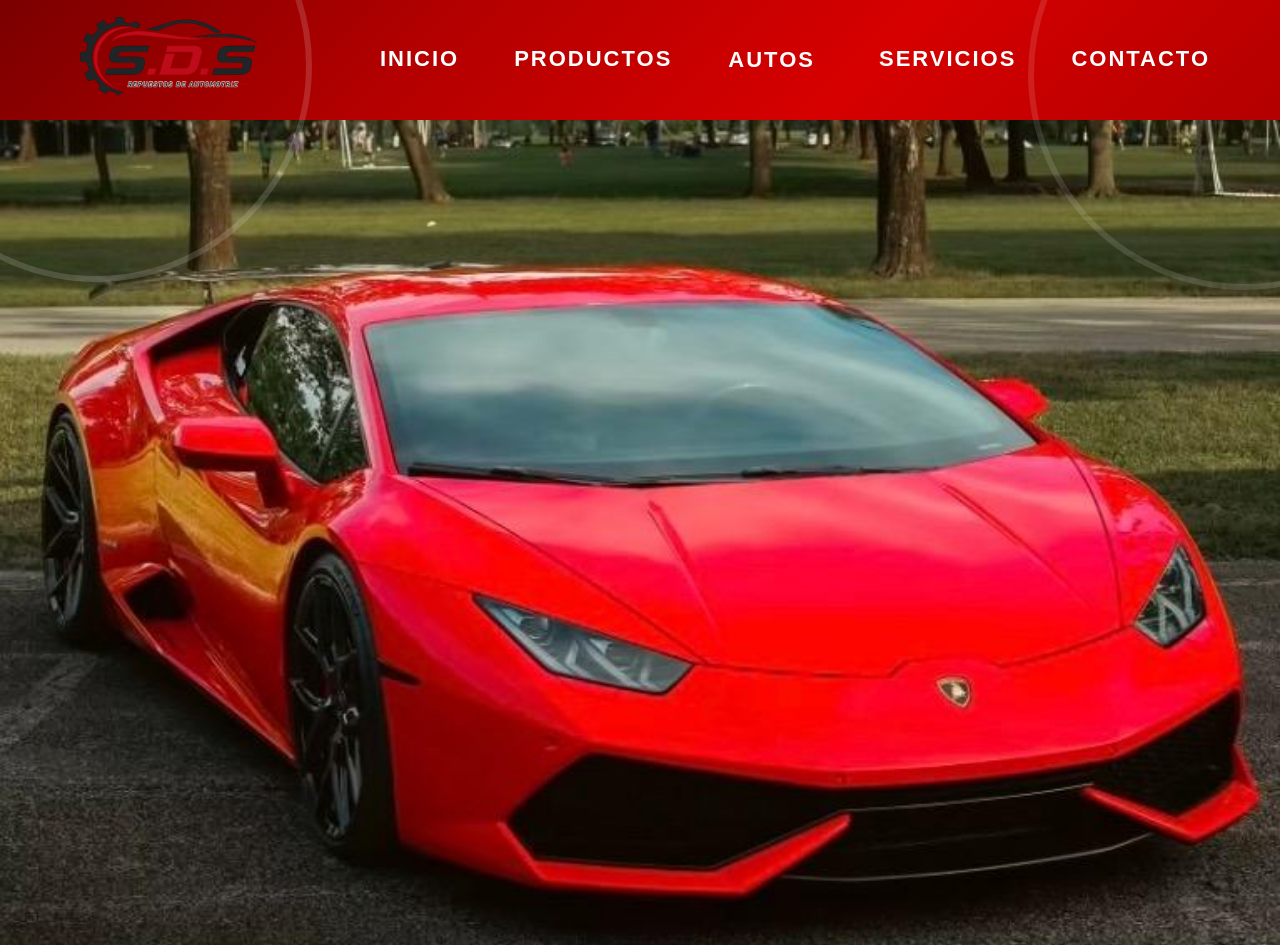
<file: Templates/Index.html>
<!DOCTYPE html>
<html lang="es">
<head>
    <meta charset="UTF-8">
    <meta name="viewport" content="width=device-width, initial-scale=1.0">
    <title>S.D.S Respuestos</title>
    

    <link rel="stylesheet" href="../static/CSS/estilos.css">

    <!-- Iconos -->
    <link rel="stylesheet"
    href="https://cdnjs.cloudflare.com/ajax/libs/font-awesome/6.5.2/css/all.min.css">
</head>
<body>

<header>

    <div class="logo">
     <a href="../Templates/historia logo .html">
        <img src="../static/img/img1/Logo de la empresa sena.png" alt="Logo SDS">
     </a>
    </div>


    <nav>

        <ul>

            <li><a href="../Templates/Inicio.html">INICIO</a></li>
            <li><a href="../Templates/productos .html">PRODUCTOS</a></li>
            <div class="menu-autos">
<button id="botonAutos">
        AUTOS
        <span></span>
    </button>

    <div id="desplegableAutos" class="desplegable-autos">

        <div class="lista-marcas">

            <button data-marca="toyota">
                Toyota <span>›</span>
            </button>

            <button data-marca="bmw">
                BMW <span>›</span>
            </button>

            <button data-marca="clasicos">
                clasicos <span>›</span>
            </button>

        </div>

        <div class="modelos">

            <h2 id="tituloMarca">Chevrolet</h2>

            <div id="listaModelos">
                <p>Selecciona una marca</p>
            </div>

        </div>

    </div>

</div>
            <li><a href="../Templates/servicios.html">SERVICIOS</a></li>
            <li><a href="../Templates/contacto.html">CONTACTO</a></li>

        </ul>

    </nav>

</header>

<script src="https://cdn.jsdelivr.net/npm/bootstrap@5.3.3/dist/js/bootstrap.bundle.min.js"></script>


<script src="../static/JS/DISEÑO.JS"></script>


<div class="carrusel">

    <div class="slides">

        <img src="../static/img/img1/cla1.jpeg" alt="Auto 1">

        <img src="../static/img/img1/cla2.jpeg" alt="Auto 2">

        <img src="../static/img/img1/cla3.jpeg" alt="Auto 3">

        <img src="../static/img/img1/cla4.jpeg" alt="Auto 4">

        <img src="../static/img/img1/cla5.jpeg" alt="Auto 5">

        <img src="../static/img/img1/cla6.jpeg" alt="Auto 6">

        <img src="../static/img/img1/cla7.jpeg" alt="Auto 7">

        <img src="../static/img/img1/cla8.jpeg" alt="Auto 8">

        <img src="../static/img/img1/cla9.jpeg" alt="Auto 9">

        <img src="../static/img/img1/cla10.jpeg" alt="Auto 10">

        <img src="../static/img/img1/cla11.jpeg" alt="Auto 11">

    </div>

</div>

</body>
</html>
</file>
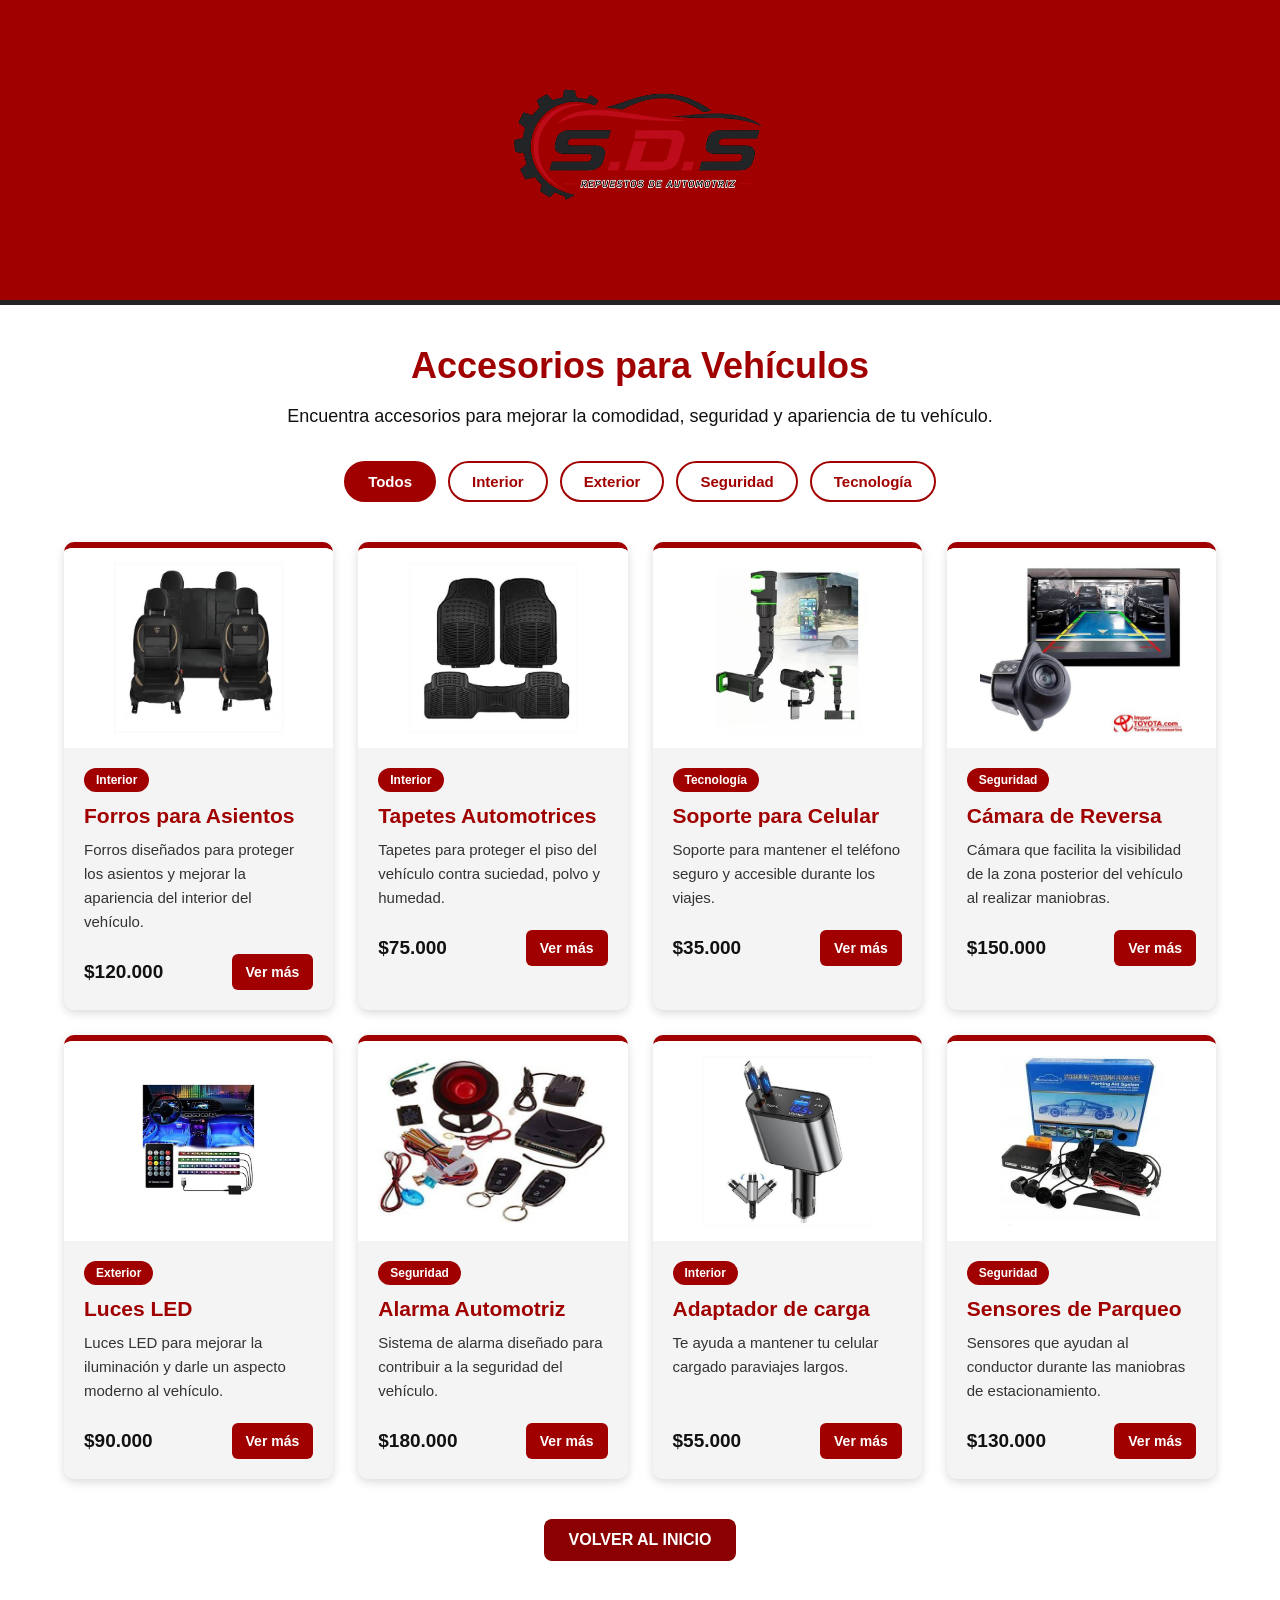
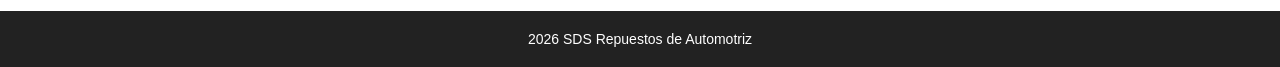
<file: Templates/Accesorios.html>
<!DOCTYPE html>
<html lang="es">

<head>
    <meta charset="UTF-8">
    <meta name="viewport" content="width=device-width, initial-scale=1.0">

    <title>Accesorios - SDS Repuestos</title>

    <link rel="stylesheet" href="../static/CSS/accesorios.css">
</head>

<body>
    <header class="encabezado">

        <img src="../static/img/img1/Logo de la empresa sena.png" alt="SDS Repuestos de Automotriz">

    </header>

    <main class="contenedor">

        <h1>Accesorios para Vehículos</h1>

        <p class="descripcion">
            Encuentra accesorios para mejorar la comodidad, seguridad
            y apariencia de tu vehículo.
        </p>


        <div class="categorias">

            <button class="categoria-btn activo">
                Todos
            </button>

            <button class="categoria-btn">
                Interior
            </button>

            <button class="categoria-btn">
                Exterior
            </button>

            <button class="categoria-btn">
                Seguridad
            </button>

            <button class="categoria-btn">
                Tecnología
            </button>

        </div>

        <section class="accesorios">

            <article class="accesorio">

                <div class="imagen-accesorio">

                    <img src="../static/img/img1/asientos.jpg"
                         alt="Forros para asientos">

                </div>

                <div class="informacion">

                    <span class="tipo">
                        Interior
                    </span>

                    <h2>Forros para Asientos</h2>

                    <p>
                        Forros diseñados para proteger los asientos
                        y mejorar la apariencia del interior del vehículo.
                    </p>

                    <div class="parte-inferior">

                        <span class="precio">
                            $120.000
                        </span>

                        <button class="boton">
                            Ver más
                        </button>

                    </div>

                </div>

            </article>

            <article class="accesorio">

                <div class="imagen-accesorio">

                    <img src="../static/img/img1/tapete.jpg"
                         alt="Tapetes para automóvil">

                </div>

                <div class="informacion">

                    <span class="tipo">
                        Interior
                    </span>

                    <h2>Tapetes Automotrices</h2>

                    <p>
                        Tapetes para proteger el piso del vehículo
                        contra suciedad, polvo y humedad.
                    </p>

                    <div class="parte-inferior">

                        <span class="precio">
                            $75.000
                        </span>

                        <button class="boton">
                            Ver más
                        </button>

                    </div>

                </div>

            </article>

            <article class="accesorio">

                <div class="imagen-accesorio">

                    <img src="../static/img/img1/soporte.jpg"
                         alt="Soporte para celular">

                </div>

                <div class="informacion">

                    <span class="tipo">
                        Tecnología
                    </span>

                    <h2>Soporte para Celular</h2>

                    <p>
                        Soporte para mantener el teléfono seguro y
                        accesible durante los viajes.
                    </p>

                    <div class="parte-inferior">

                        <span class="precio">
                            $35.000
                        </span>

                        <button class="boton">
                            Ver más
                        </button>

                    </div>

                </div>

            </article>

            <article class="accesorio">

                <div class="imagen-accesorio">

                    <img src="../static/img/img1/camara.jpg"
                         alt="Cámara de reversa">

                </div>

                <div class="informacion">

                    <span class="tipo">
                        Seguridad
                    </span>

                    <h2>Cámara de Reversa</h2>

                    <p>
                        Cámara que facilita la visibilidad de la zona
                        posterior del vehículo al realizar maniobras.
                    </p>

                    <div class="parte-inferior">

                        <span class="precio">
                            $150.000
                        </span>

                        <button class="boton">
                            Ver más
                        </button>

                    </div>

                </div>

            </article>

            <article class="accesorio">

                <div class="imagen-accesorio">

                    <img src="../static/img/img1/luces.jpg"
                         alt="Luces LED para automóvil">

                </div>

                <div class="informacion">

                    <span class="tipo">
                        Exterior
                    </span>

                    <h2>Luces LED</h2>

                    <p>
                        Luces LED para mejorar la iluminación y darle
                        un aspecto moderno al vehículo.
                    </p>

                    <div class="parte-inferior">

                        <span class="precio">
                            $90.000
                        </span>

                        <button class="boton">
                            Ver más
                        </button>

                    </div>

                </div>

            </article>

            <article class="accesorio">

                <div class="imagen-accesorio">

                    <img src="../static/img/img1/alarma.jpg"
                         alt="Alarma para automóvil">

                </div>

                <div class="informacion">

                    <span class="tipo">
                        Seguridad
                    </span>

                    <h2>Alarma Automotriz</h2>

                    <p>
                        Sistema de alarma diseñado para contribuir
                        a la seguridad del vehículo.
                    </p>

                    <div class="parte-inferior">

                        <span class="precio">
                            $180.000
                        </span>

                        <button class="boton">
                            Ver más
                        </button>

                    </div>

                </div>

            </article>


            <article class="accesorio">

                <div class="imagen-accesorio">

                    <img src="../static/img/img1/adaptador.jpg"
                         alt="Organizador para automóvil">

                </div>

                <div class="informacion">

                    <span class="tipo">
                        Interior
                    </span>

                    <h2>Adaptador de carga</h2>

                    <p>
                        Te ayuda a mantener tu celular cargado paraviajes largos.
                    </p>

                    <div class="parte-inferior">

                        <span class="precio">
                            $55.000
                        </span>

                        <button class="boton">
                            Ver más
                        </button>

                    </div>

                </div>

            </article>


    
            <article class="accesorio">

                <div class="imagen-accesorio">

                    <img src="../static/img/img1/sensor.jpg"
                         alt="Sensores de parqueo">

                </div>

                <div class="informacion">

                    <span class="tipo">
                        Seguridad
                    </span>

                    <h2>Sensores de Parqueo</h2>

                    <p>
                        Sensores que ayudan al conductor durante las
                        maniobras de estacionamiento.
                    </p>

                    <div class="parte-inferior">

                        <span class="precio">
                            $130.000
                        </span>

                        <button class="boton">
                            Ver más
                        </button>

                    </div>

                </div>

            </article>

        </section>

    </main>

      <tr>
                    <td colspan="2">

                        <li><a href="../Templates/Inicio.html">VOLVER AL INICIO</a></li>

                    </td>
                </tr>

    <footer>

        <p>
            2026 SDS Repuestos de Automotriz
        </p>

    </footer>

</body>

</html>
</file>
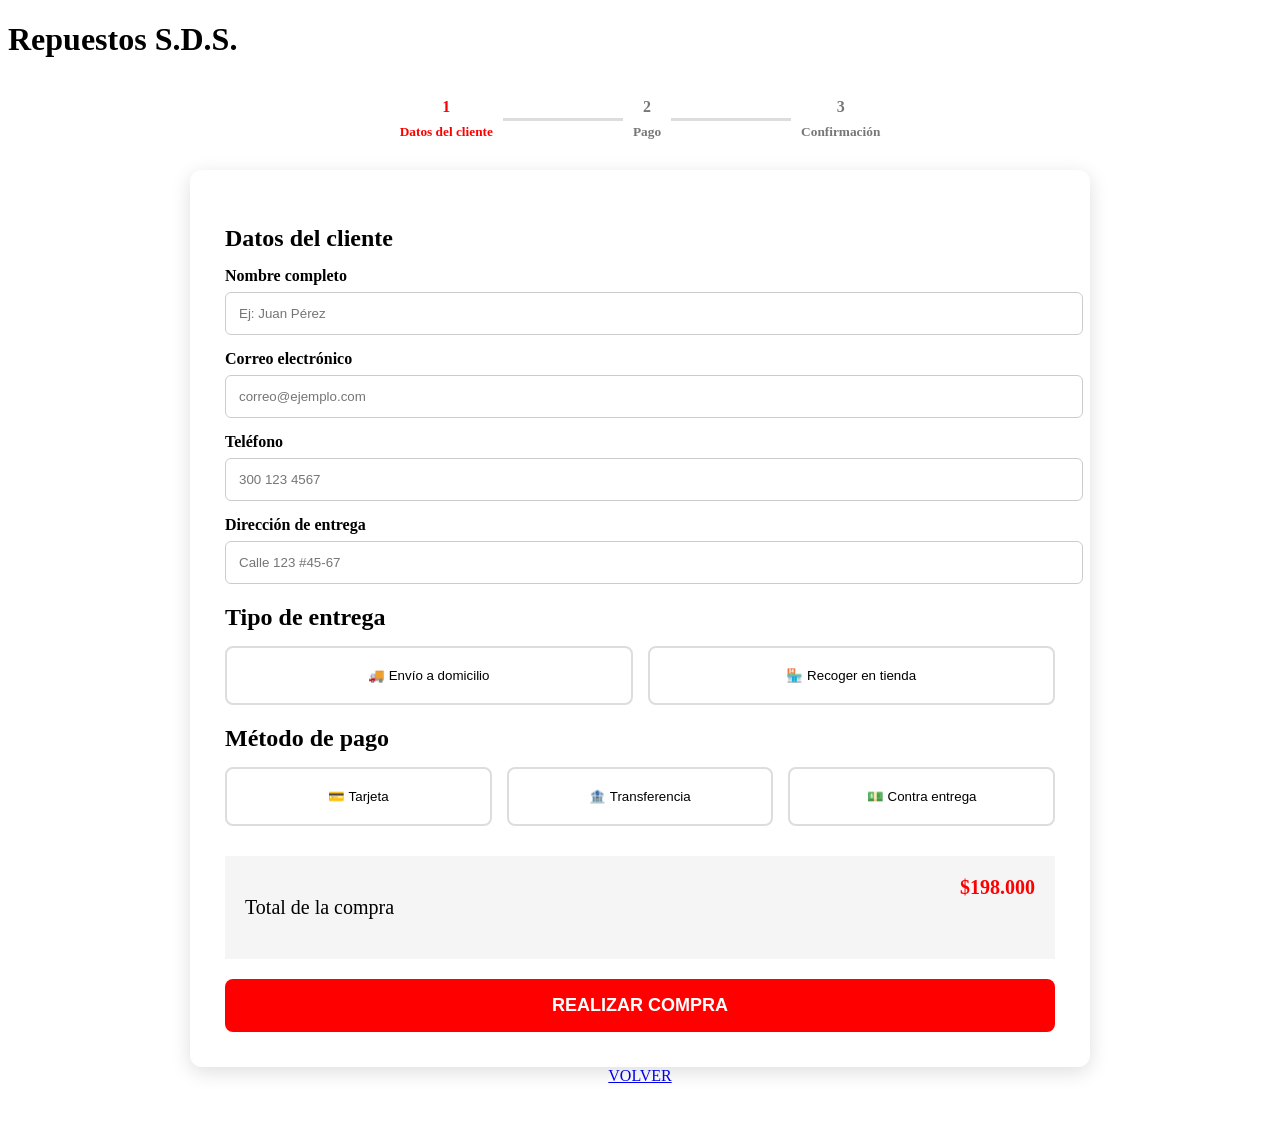
<file: Templates/comprar.html>
<!DOCTYPE html>
<html lang="es">
<head>
    <meta charset="UTF-8">
    <meta name="viewport" content="width=device-width, initial-scale=1.0">
    <title>Compra - Repuestos S.D.S.</title>
    <link rel="stylesheet" href="../static/CSS/compra.css">
</head>

<body>

<header>
    <h1>Repuestos <span>S.D.S.</span></h1>
</header>

<main class="compra">

    <div class="pasos">
        <div class="paso activo">1<br><small>Datos del cliente</small></div>
        <div class="linea"></div>
        <div class="paso">2<br><small>Pago</small></div>
        <div class="linea"></div>
        <div class="paso">3<br><small>Confirmación</small></div>
    </div>

    <section class="formulario">

        <h2>Datos del cliente</h2>

        <label>Nombre completo</label>
        <input type="text" placeholder="Ej: Juan Pérez">

        <label>Correo electrónico</label>
        <input type="email" placeholder="correo@ejemplo.com">

        <label>Teléfono</label>
        <input type="tel" placeholder="300 123 4567">

        <label>Dirección de entrega</label>
        <input type="text" placeholder="Calle 123 #45-67">

        <h2>Tipo de entrega</h2>

        <div class="opciones">
            <button>🚚 Envío a domicilio</button>
            <button>🏪 Recoger en tienda</button>
        </div>

        <h2>Método de pago</h2>

        <div class="opciones">
            <button>💳 Tarjeta</button>
            <button>🏦 Transferencia</button>
            <button>💵 Contra entrega</button>
        </div>

        <div class="total">
            <p>Total de la compra</p>
            <strong>$198.000</strong>
        </div>

        <button class="comprar">REALIZAR COMPRA</button>

       

    </section>
                 <tr>
                    <td colspan="2">

                        <li><a href="../Templates/Index.html">VOLVER</a></li>

                    </td>
                </tr>
</main>

</body>
</html>
</file>
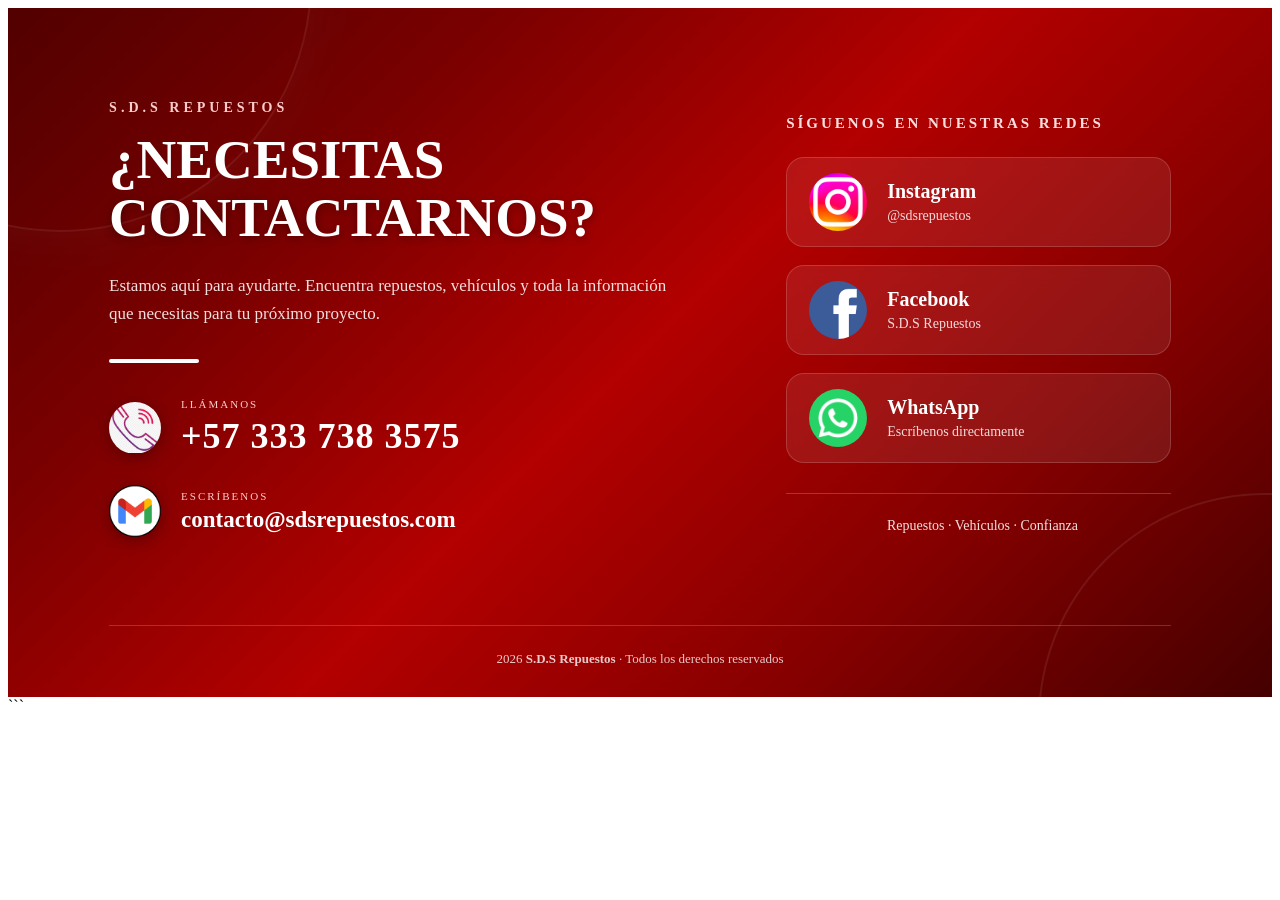
<file: Templates/contacto.html>
<!DOCTYPE html>
<html lang="en">
<head>
    <meta charset="UTF-8">
    <meta name="viewport" content="width=device-width, initial-scale=1.0">
    <title>LLAMANOS</title>
    <link rel="stylesheet" href="../static/CSS/contacto.css">
</head>
<body>
<section class="contacto" id="contacto">

    <div class="brillo brillo-1"></div>
    <div class="brillo brillo-2"></div>

    <div class="contacto-container">

        <div class="contacto-info">

            <span class="contacto-mini">S.D.S REPUESTOS</span>

            <h2>
                ¿NECESITAS<br>
                <span>CONTACTARNOS?</span>
            </h2>

            <p class="descripcion">
                Estamos aquí para ayudarte. Encuentra repuestos,
                vehículos y toda la información que necesitas
                para tu próximo proyecto.
            </p>

            <div class="linea"></div>

            <div class="dato-contacto">
                <img src="../static/img/img1/telefono.jpg" alt="Teléfono">

                <div>
                    <small>LLÁMANOS</small>
                    <p class="numero">+57 333 738 3575</p>
                </div>
            </div>

            <div class="dato-contacto">
                <img src="../static/img/img1/gmail.png" alt="Correo">

                <div>
                    <small>ESCRÍBENOS</small>
                    <p class="correo">contacto@sdsrepuestos.com</p>
                </div>
            </div>

        </div>

        <div class="redes">

            <p class="redes-titulo">SÍGUENOS EN NUESTRAS REDES</p>

            <div class="redes-contenedor">

                <a href="https://www.instagram.com/s.d.s_3415640?stkn=MWx5c3V0NnU1YzczbQ==" class="red instagram" target="_blank">

                    <img src="../static/img/img1/ig.png" alt="Instagram">

                    <div class="red-texto">
                        <strong>Instagram</strong>
                        <span>@sdsrepuestos</span>
                    </div>

                </a>

                <a href="https://www.facebook.com/share/1DucpaERe5/" class="red facebook" target="_blank">

                    <img src="../static/img/img1/face.png" alt="Facebook">

                    <div class="red-texto">
                        <strong>Facebook</strong>
                        <span>S.D.S Repuestos</span>
                    </div>

                </a>

                <a href="https://wa.me/573337383575" class="red whatsapp" target="_blank">

                    <img src="../static/img/img1/what.png" alt="WhatsApp">

                    <div class="red-texto">
                        <strong>WhatsApp</strong>
                        <span>Escríbenos directamente</span>
                    </div>

                </a>

            </div>

            <div class="mensaje-redes">
                <span></span>
                Repuestos · Vehículos · Confianza
            </div>

        </div>

    </div>

    <div class="contacto-footer">

        <p>
           2026 <strong>S.D.S Repuestos</strong> · Todos los derechos reservados
        </p>

    </div>

</section>
```

</body>
</html>
</file>
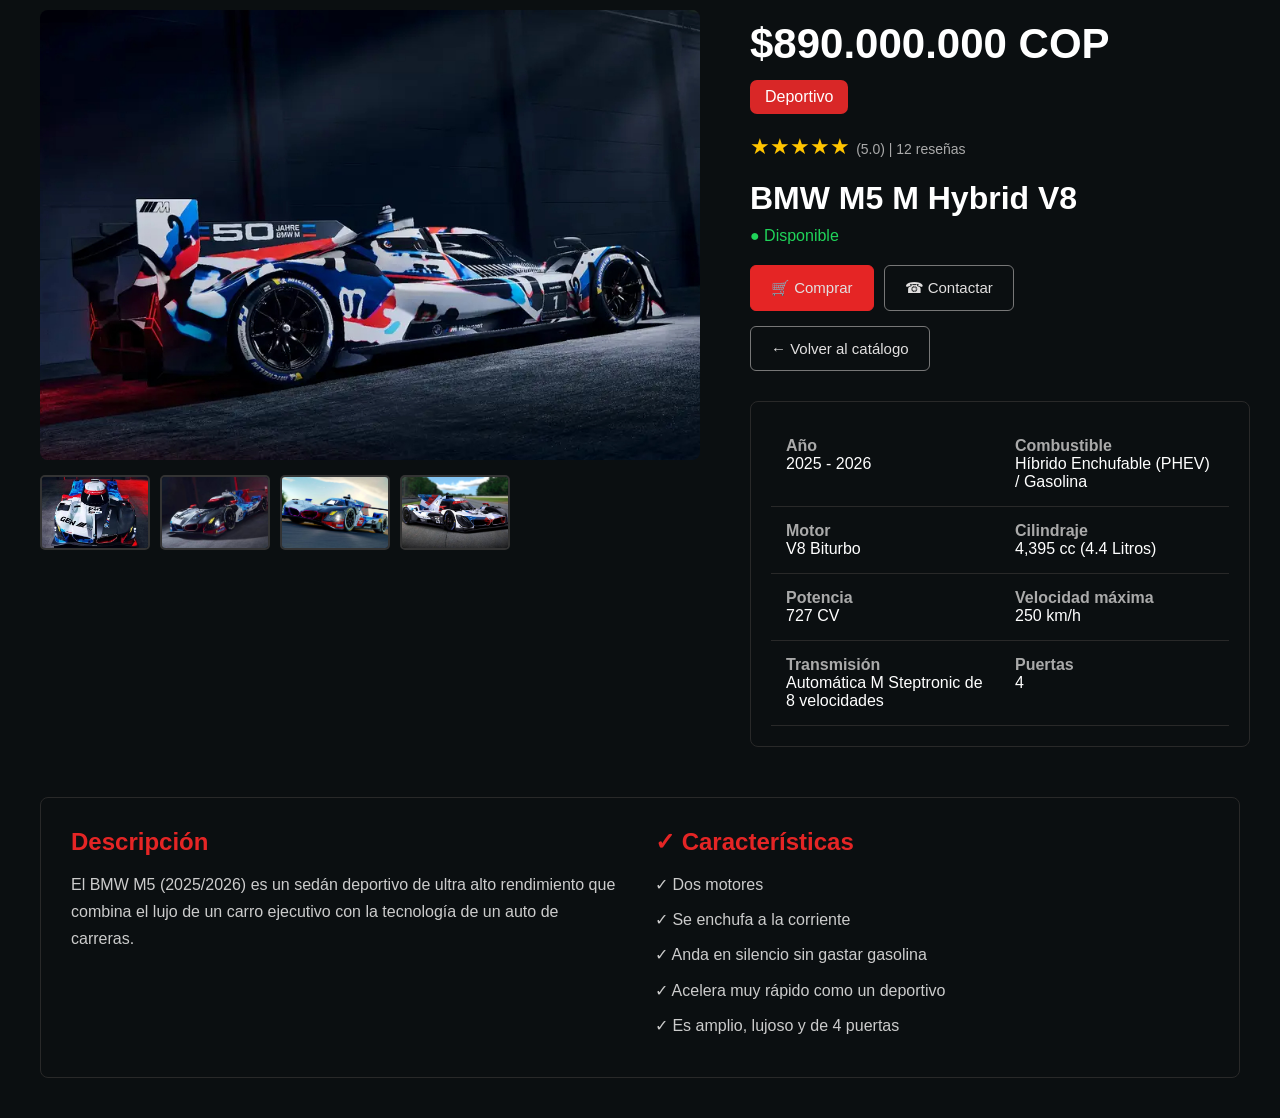
<file: Templates/detalle 2.html>
<!DOCTYPE html>
<html lang="es">
<head>
    <meta charset="UTF-8">
    <meta name="viewport" content="width=device-width, initial-scale=1.0">

    <title>Detalle - Repuestos S.D.S</title>

    <link rel="stylesheet" href="../static/CSS/detalle.css">
</head>

    </header>

    <main class="detalle">

      
        <section class="galeria">

            <div class="imagen-principal">
                <img src="../static/img/img1/BMW MYBRID V8 5.jpg" alt="BMW M3 E30">
            </div>

            <div class="miniaturas">

                <img src="../static/img/img1/BMW MYBRID V8 1.jpg" alt="BMW MYBRID V8 1.jpg">

                <img src="../static/img/img1/BMW MYBRID V8 2.jpg" alt="BMW M3 trasera">

                <img src="../static/img/img1/BMW MYBRID V8 3.jpg" alt="Interior BMW M3">

                <img src="../static/img/img1/BMW MYBRID V8 4.jpg" alt="Motor BMW M3">

            </div>

        </section>


        
        <section class="informacion">

            <h1>$890.000.000 COP</h1>

            <span class="categoria">
                Deportivo 
            </span>

            <div class="estrellas">
                ★★★★★
                <span>(5.0) | 12 reseñas</span>
            </div>

            <h2>BMW M5 M Hybrid V8</h2>

            <p class="disponible">
                ● Disponible
            </p>


            <div class="botones">

                <button class="comprar">
                    <a href="../Templates/comprar.html">🛒 Comprar</a>
                </button>

                <button>
                   <a href="../Templates/contacto.html">☎ Contactar</a>
                </button>
            </div>

            <button class="volver">
               <a href="../Templates/Index.html">← Volver al catálogo</a> 
            </button>


    
            <div class="especificaciones">

                <div>
                    <p><strong>Año</strong></p>
                    <p>2025 - 2026</p>
                </div>

                <div>
                    <p><strong>Combustible</strong></p>
                    <p>Híbrido Enchufable (PHEV) / Gasolina</p>
                </div>

                <div>
                    <p><strong>Motor</strong></p>
                    <p>V8 Biturbo</p>
                </div>

                <div>
                    <p><strong>Cilindraje</strong></p>
                    <p>4,395 cc (4.4 Litros)</p>
                </div>

                <div>
                    <p><strong>Potencia</strong></p>
                    <p>727 CV</p>
                </div>

                <div>
                    <p><strong>Velocidad máxima</strong></p>
                    <p>250 km/h</p>
                </div>

                <div>
                    <p><strong>Transmisión</strong></p>
                    <p>Automática M Steptronic de 8 velocidades</p>
                </div>

                <div>
                    <p><strong>Puertas</strong></p>
                    <p>4</p>
                </div>

            </div>

        </section>

    </main>

    <section class="descripcion">

        <div>
            <h2> Descripción</h2>

            <p>
                El BMW M5 (2025/2026) es un sedán deportivo de ultra alto rendimiento que combina el lujo de un carro ejecutivo con la tecnología de un auto de carreras.
            </p>
        </div>


        <div>
            <h2>✓ Características</h2>

            <p>✓ Dos motores </p>
            <p>✓ Se enchufa a la corriente</p>
            <p>✓ Anda en silencio sin gastar gasolina</p>
            <p>✓ Acelera muy rápido como un deportivo</p>
            <p>✓ Es amplio, lujoso y de 4 puertas</p>
        </div>

    </section>

</body>
</html>
</file>
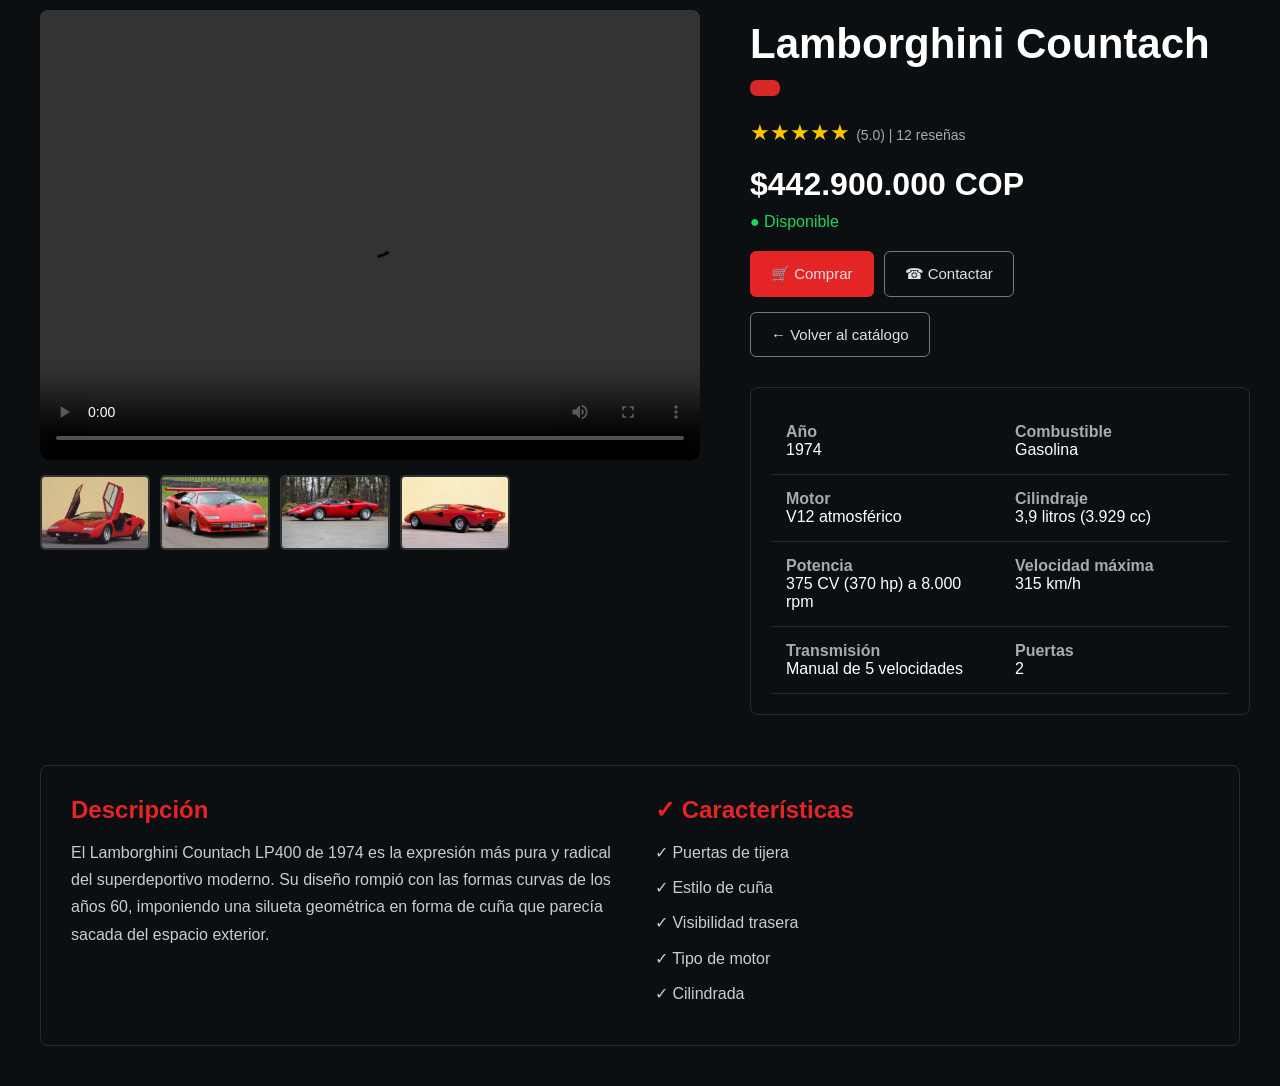
<file: Templates/detalle 3.html>
<!DOCTYPE html>
<html lang="es">
<head>
    <meta charset="UTF-8">
    <meta name="viewport" content="width=device-width, initial-scale=1.0">

    <title>Detalle - Repuestos S.D.S</title>

    <link rel="stylesheet" href="../static/CSS/detalle 3.css">
</head>

    </header>


    
    <main class="detalle">

        
        <section class="galeria">

            <div class="video-principal">
                <video src="../static/img/img1/la video.mp4" alt="Lamborghini Countach – 1974" controls></video>
            </div>

            <div class="miniaturas">

                <img src="../static/img/img1/Lamborghini Countach 1 (1).jpg" alt="Lamborghini Countach 1 (1).jpg">

                <img src="../static/img/img1/Lamborghini Countach 2.jpg" alt="Lamborghini Countach 2.jpg">

                <img src="../static/img/img1/Lamborghini Countach 3 (1).jpg" alt="Lamborghini Countach 3.jpg">

                <img src="../static/img/img1/Lamborghini Countach 4.jpg" alt="Lamborghini Countach 4.jpg">
            </div>

        </section>

        <section class="informacion">

            <h1>Lamborghini Countach    </h1>

            <span class="categoria">
                  
            </span>

            <div class="estrellas">
                ★★★★★
                <span>(5.0) | 12 reseñas</span>
            </div>

            <h2>$442.900.000 COP</h2>

            <p class="disponible">
                ● Disponible
            </p>


            
            <div class="botones">

                <button class="comprar">
                    <a href="../Templates/comprar.html">🛒 Comprar</a>
                </button>

                <button>
                   <a href="../Templates/contacto.html">☎ Contactar</a>
                </button>
            </div>

            <button class="volver">
               <a href="../Templates/Index.html">← Volver al catálogo</a> 
            </button>


            
            <div class="especificaciones">

                <div>
                    <p><strong>Año</strong></p>
                    <p>1974</p>
                </div>

                <div>
                    <p><strong>Combustible</strong></p>
                    <p>Gasolina</p>
                </div>

                <div>
                    <p><strong>Motor</strong></p>
                    <p> V12 atmosférico</p>
                </div>

                <div>
                    <p><strong>Cilindraje</strong></p>
                    <p>3,9 litros (3.929 cc)</p>
                </div>

                <div>
                    <p><strong>Potencia</strong></p>
                    <p>375 CV (370 hp) a 8.000 rpm</p>
                </div>

                <div>
                    <p><strong>Velocidad máxima</strong></p>
                    <p>315 km/h</p>
                </div>

                <div>
                    <p><strong>Transmisión</strong></p>
                    <p>Manual de 5 velocidades</p>
                </div>

                <div>
                    <p><strong>Puertas</strong></p>
                    <p>2</p>
                </div>

            </div>

        </section>

    </main>
    <section class="descripcion">

        <div>
            <h2> Descripción</h2>

            <p>
                El Lamborghini Countach LP400 de 1974 es la expresión más pura y radical del superdeportivo moderno. Su diseño rompió con las formas curvas de los años 60, imponiendo una silueta geométrica en forma de cuña que parecía sacada del espacio exterior. 
            </p>
        </div>


        <div>
            <h2>✓ Características</h2>

            <p>✓ Puertas de tijera</p>
            <p>✓ Estilo de cuña</p>
            <p>✓ Visibilidad trasera</p>
            <p>✓ Tipo de motor</p>
            <p>✓ Cilindrada</p>
        </div>

    </section>

</body>
</html>
</file>
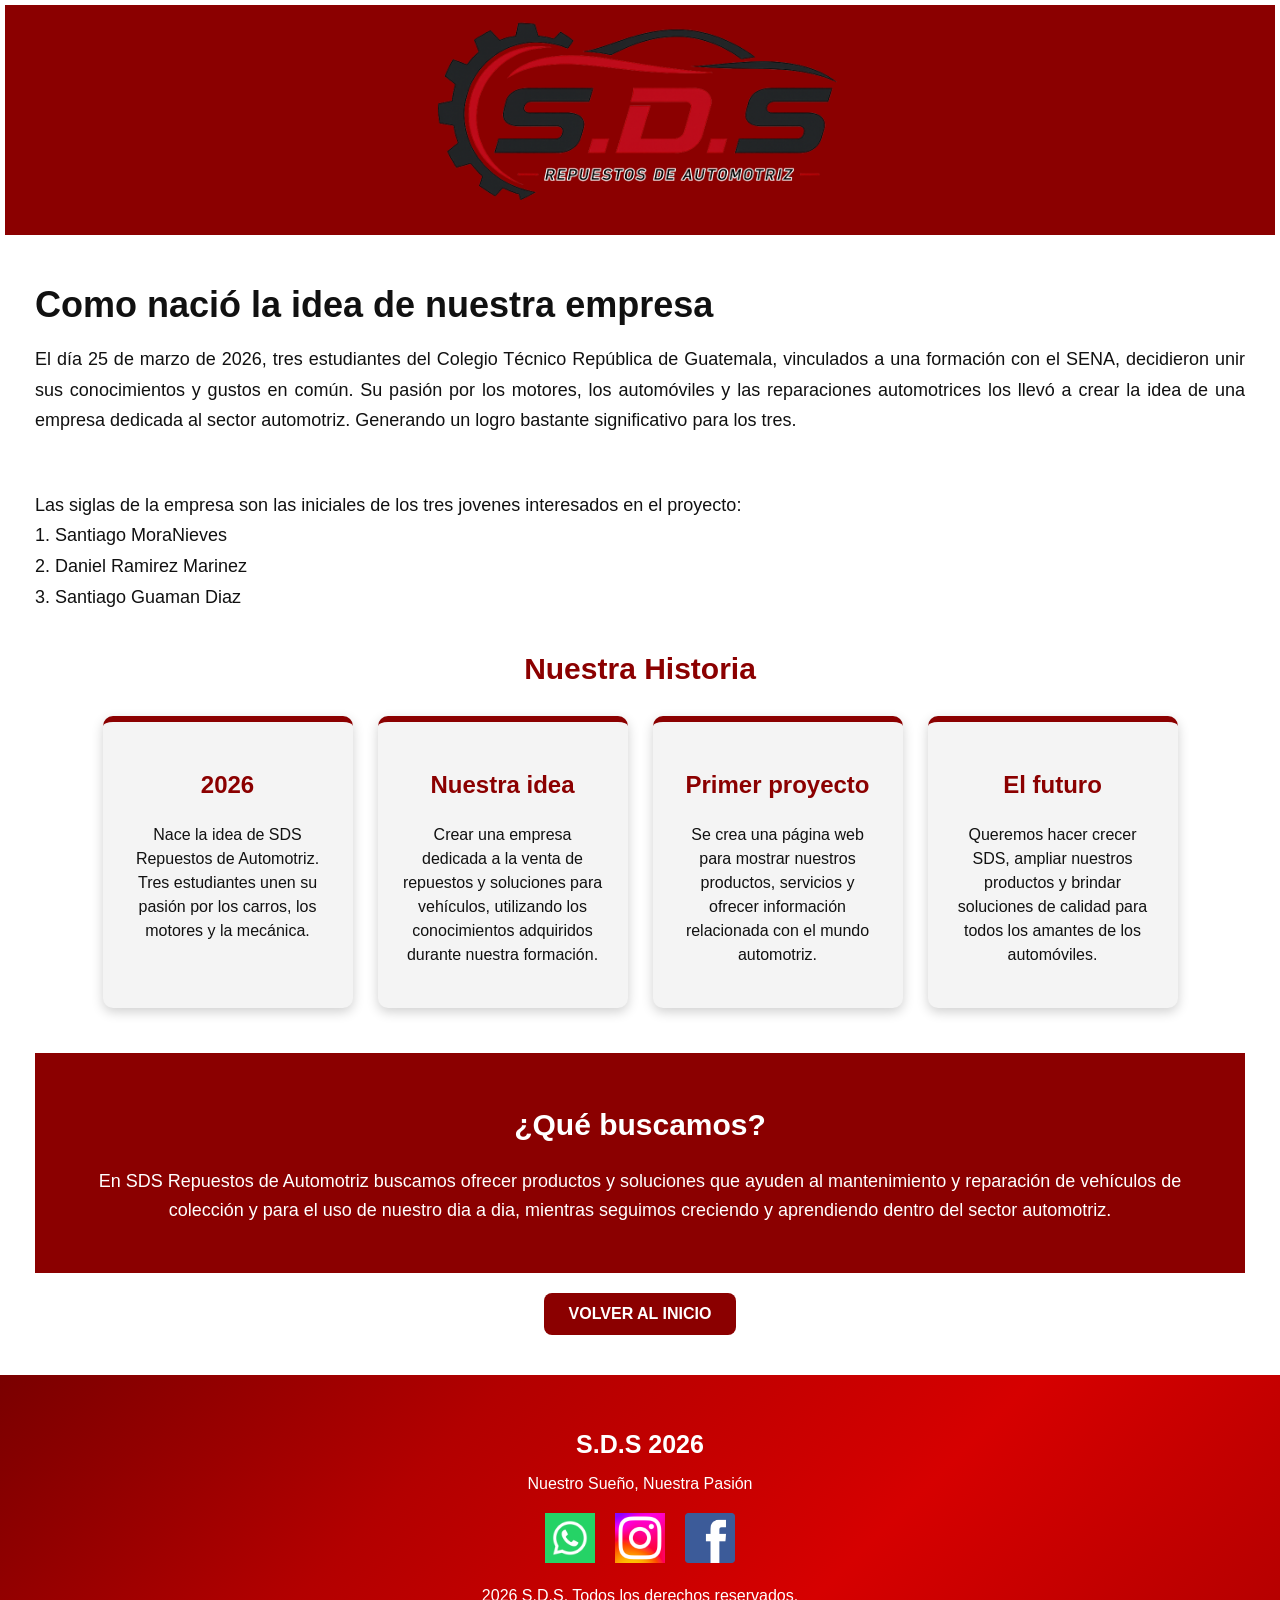
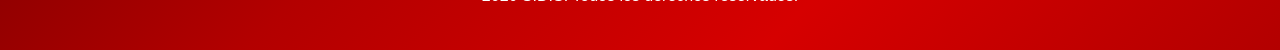
<file: Templates/historia logo .html>
<!DOCTYPE html>
<html lang="es">
<head>
    <meta charset="UTF-8">
    <meta name="viewport" content="width=device-width, initial-scale=1.0">
    <title>SDS Repuestos de Automotriz</title>

    <link rel="stylesheet" href="../static/CSS/estilohistoria.css">
</head>

<body>

    <header>
        <img src="../static/img/img1/Logo de la empresa sena.png" alt="Logo SDS Repuestos de Automotriz">
    </header>

    <main class="contenido">

        <h1>Como nació la idea de nuestra empresa</h1>

        <p class="introduccion">
            El día 25 de marzo de 2026, tres estudiantes del Colegio Técnico
            República de Guatemala, vinculados a una formación con el SENA,
            decidieron unir sus conocimientos y gustos en común.
            Su pasión por los motores, los automóviles y las reparaciones
            automotrices los llevó a crear la idea de una empresa dedicada
            al sector automotriz. Generando un logro bastante significativo para los tres. 
        </p>

        <br>

        <p class="introduccion">
            Las siglas de la empresa son las iniciales de los tres jovenes interesados en el proyecto: <br> 1. Santiago MoraNieves <br> 2. Daniel Ramirez Marinez <br> 3. Santiago Guaman Diaz <br>
        </p>

        <section class="historia">

            <h2>Nuestra Historia</h2>

            <div class="linea-tiempo">

                <div class="tarjeta">
                    <h3>2026</h3>
                    <p>
                        Nace la idea de SDS Repuestos de Automotriz.
                        Tres estudiantes unen su pasión por los carros,
                        los motores y la mecánica.
                    </p>
                </div>

                <div class="tarjeta">
                    <h3>Nuestra idea</h3>
                    <p>
                        Crear una empresa dedicada a la venta de repuestos
                        y soluciones para vehículos, utilizando los
                        conocimientos adquiridos durante nuestra formación.
                    </p>
                </div>

                <div class="tarjeta">
                    <h3>Primer proyecto</h3>
                    <p>
                        Se crea una página web para mostrar nuestros
                        productos, servicios y ofrecer información
                        relacionada con el mundo automotriz.
                    </p>
                </div>

                <div class="tarjeta">
                    <h3>El futuro</h3>
                    <p>
                        Queremos hacer crecer SDS, ampliar nuestros productos
                        y brindar soluciones de calidad para todos los
                        amantes de los automóviles.
                    </p>
                </div>

            </div>

        </section>

        <section class="objetivo">

            <h2>¿Qué buscamos?</h2>

            <p>
                En SDS Repuestos de Automotriz buscamos ofrecer productos
                y soluciones que ayuden al mantenimiento y reparación de
                vehículos de colección y para el uso de nuestro dia a dia, mientras seguimos creciendo y aprendiendo
                dentro del sector automotriz.
            </p>

        </section>

    </main>

                <tr>
                    <td colspan="2">

                        <li><a href="../Templates/Index.html">VOLVER AL INICIO</a></li>

                    </td>
                </tr>

    <footer>

        <h3>S.D.S 2026</h3>

        <p>
            Nuestro Sueño, Nuestra Pasión 
        </p>

        <div class="redes">

            <a
                href="https://wa.me/573337383575"
                target="_blank">

                <img
                    src="../static/img/img1/what.png"
                    alt="WhatsApp">

            </a>


            <a
                href="https://www.instagram.com/s.d.s_3415640?stkn=MWx5c3V0NnU1YzczbQ=="
                target="_blank">

                <img
                    src="../static/img/img1/ig.png"
                    alt="Instagram">

            </a>


            <a
                href="https://www.facebook.com/share/1DucpaERe5/"
                target="_blank">

                <img
                    src="../static/img/img1/face.png"
                    alt="Facebook">

            </a>

        </div>

        <p>
            2026 S.D.S. Todos los derechos reservados.
        </p>

    </footer>
</body>
</html>
</file>
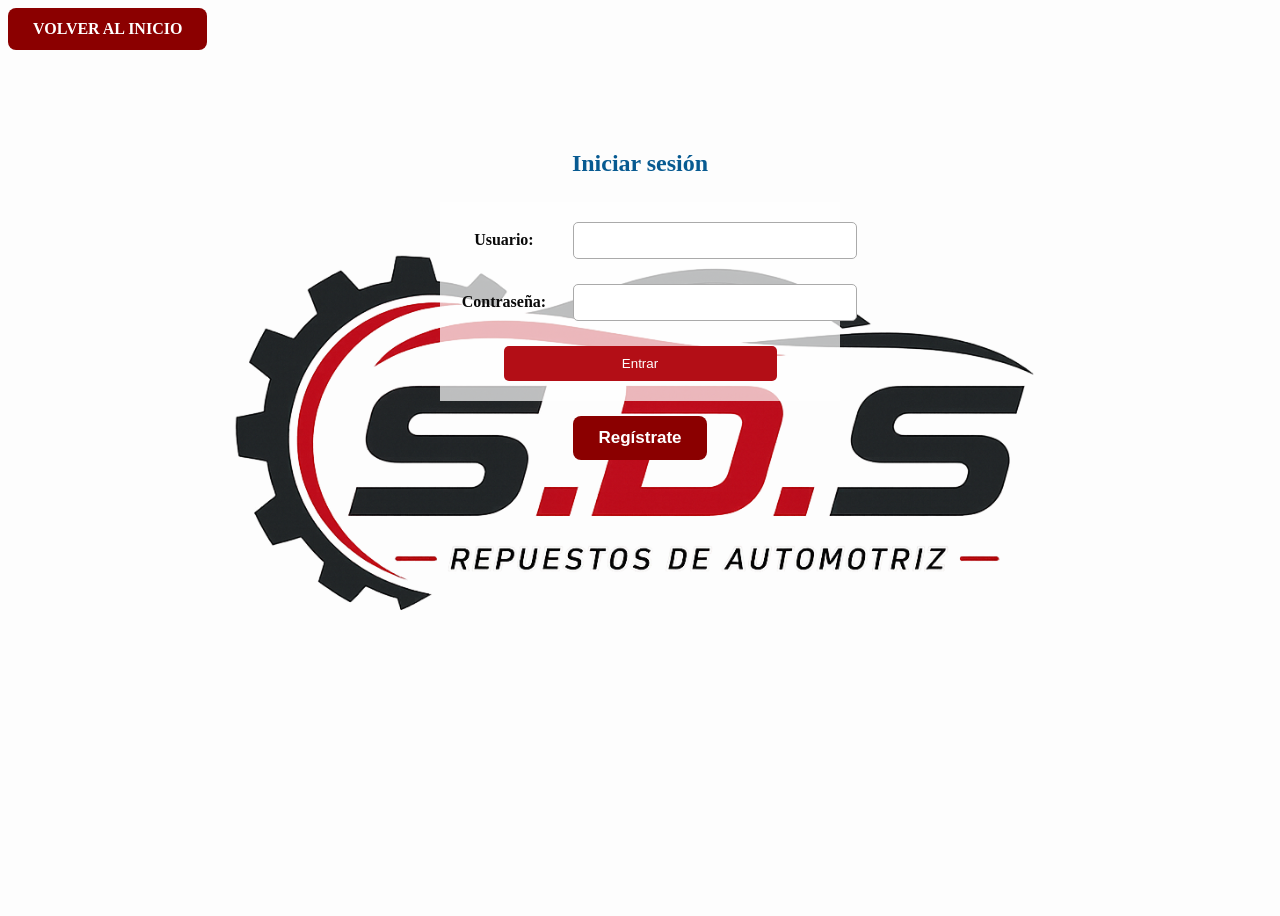
<file: Templates/Inicio.html>
<!DOCTYPE html>
<html lang="es">

<head>
    <meta charset="UTF-8">
    <meta name="viewport" content="width=device-width, initial-scale=1.0">
    <title>Regístrate - Inicia sesión</title>
    <link rel="stylesheet" href="../static/CSS/estilosinicio.css">
</head>

<body>

                <tr>
                    <td colspan="2">

                        <li><a href="../Templates/Index.html">VOLVER AL INICIO</a></li>

                    </td>
                </tr>

    <form id="loginForm">

        <div class="login">

            <h2>Iniciar sesión</h2>

            <table>

                <tr>
                    <td>
                        <label for="usuario">Usuario:</label>
                    </td>

                    <td>
                        <input type="text" id="usuario" required>
                    </td>
                </tr>

                <tr>
                    <td>
                        <label for="contrasena">Contraseña:</label>
                    </td>

                    <td>
                        <input type="password" id="contrasena" required>
                    </td>
                </tr>

                <tr>
                    <td colspan="2">
                        <button type="submit">Entrar</button>
                    </td>
                </tr>

            </table>

            <nav>
                <ul>
                    <li>
                        <a href="../Templates/registrarse.html">Regístrate</a>
                    </li>
                </ul>
            </nav>

            <p id="mensaje"></p>

        </div>

    </form>

    <script src="../static/JS/inicio.js"></script>

</body>

</html>
</file>
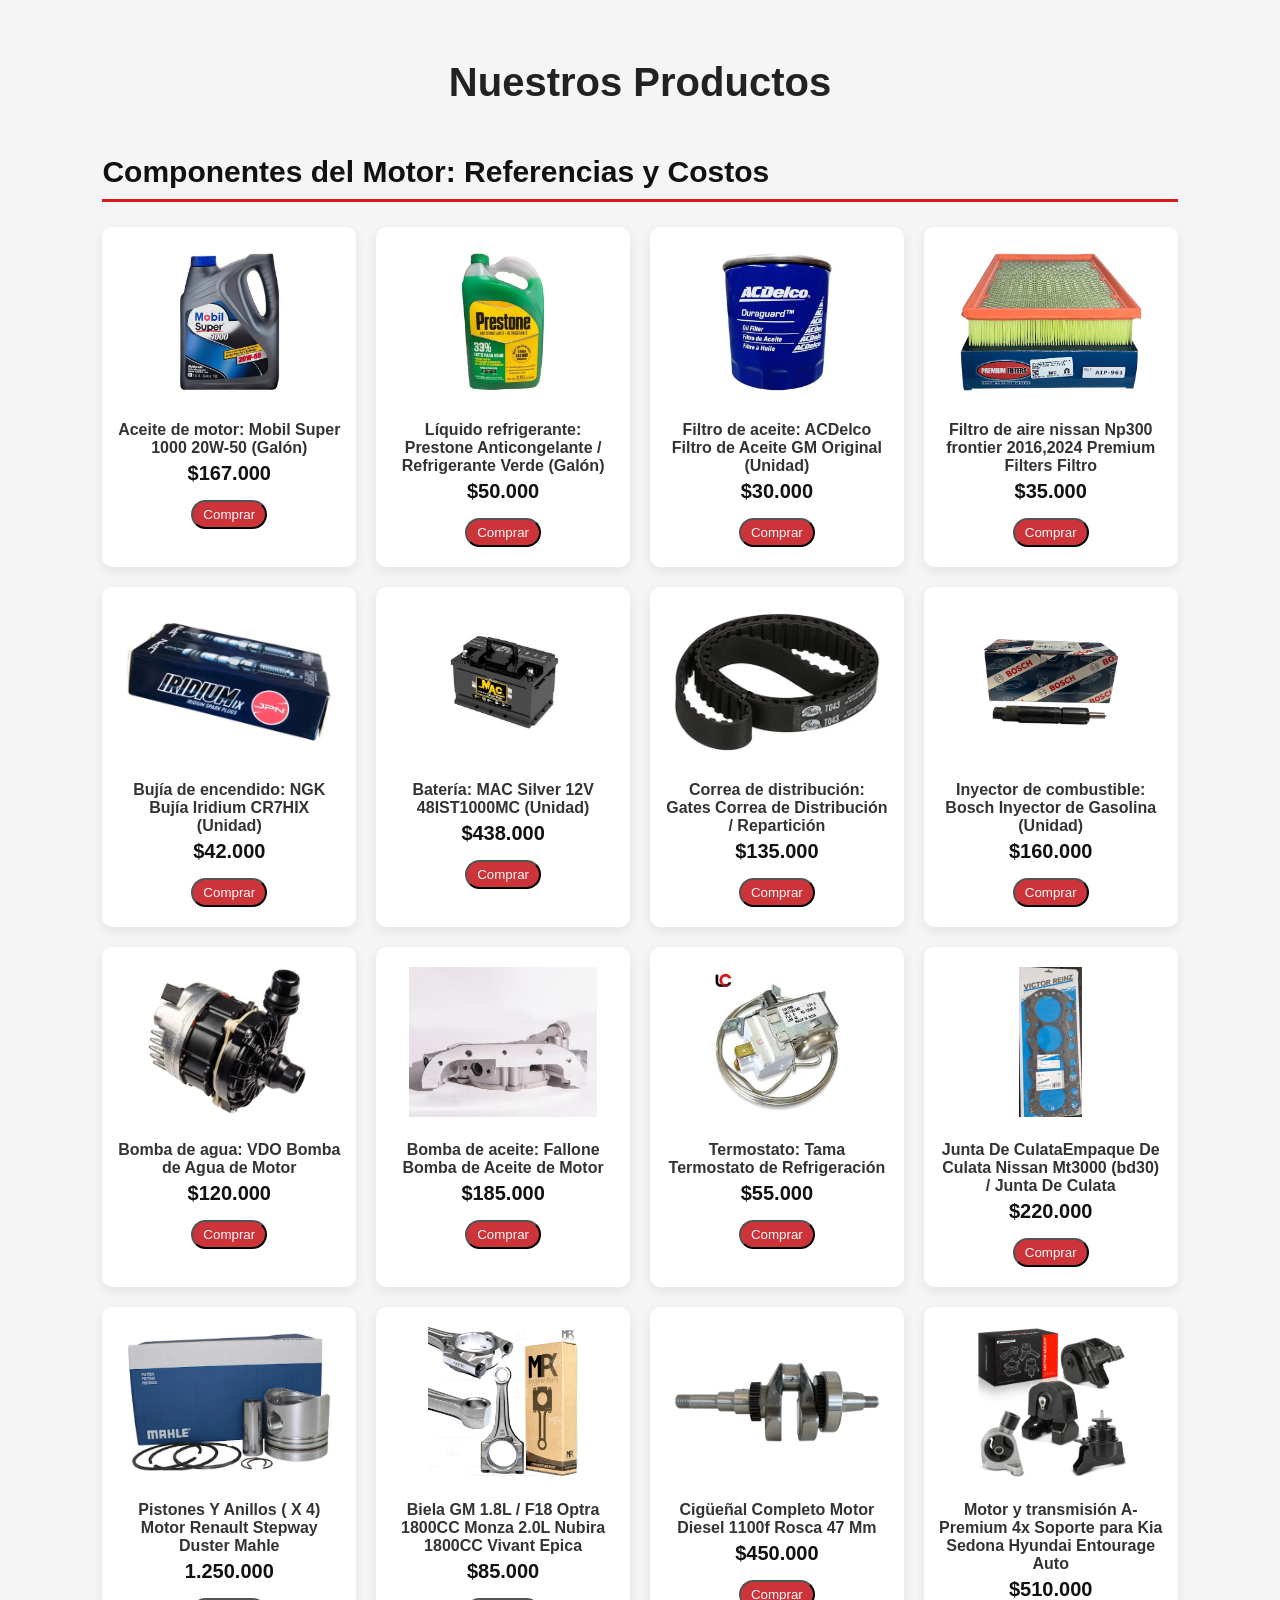
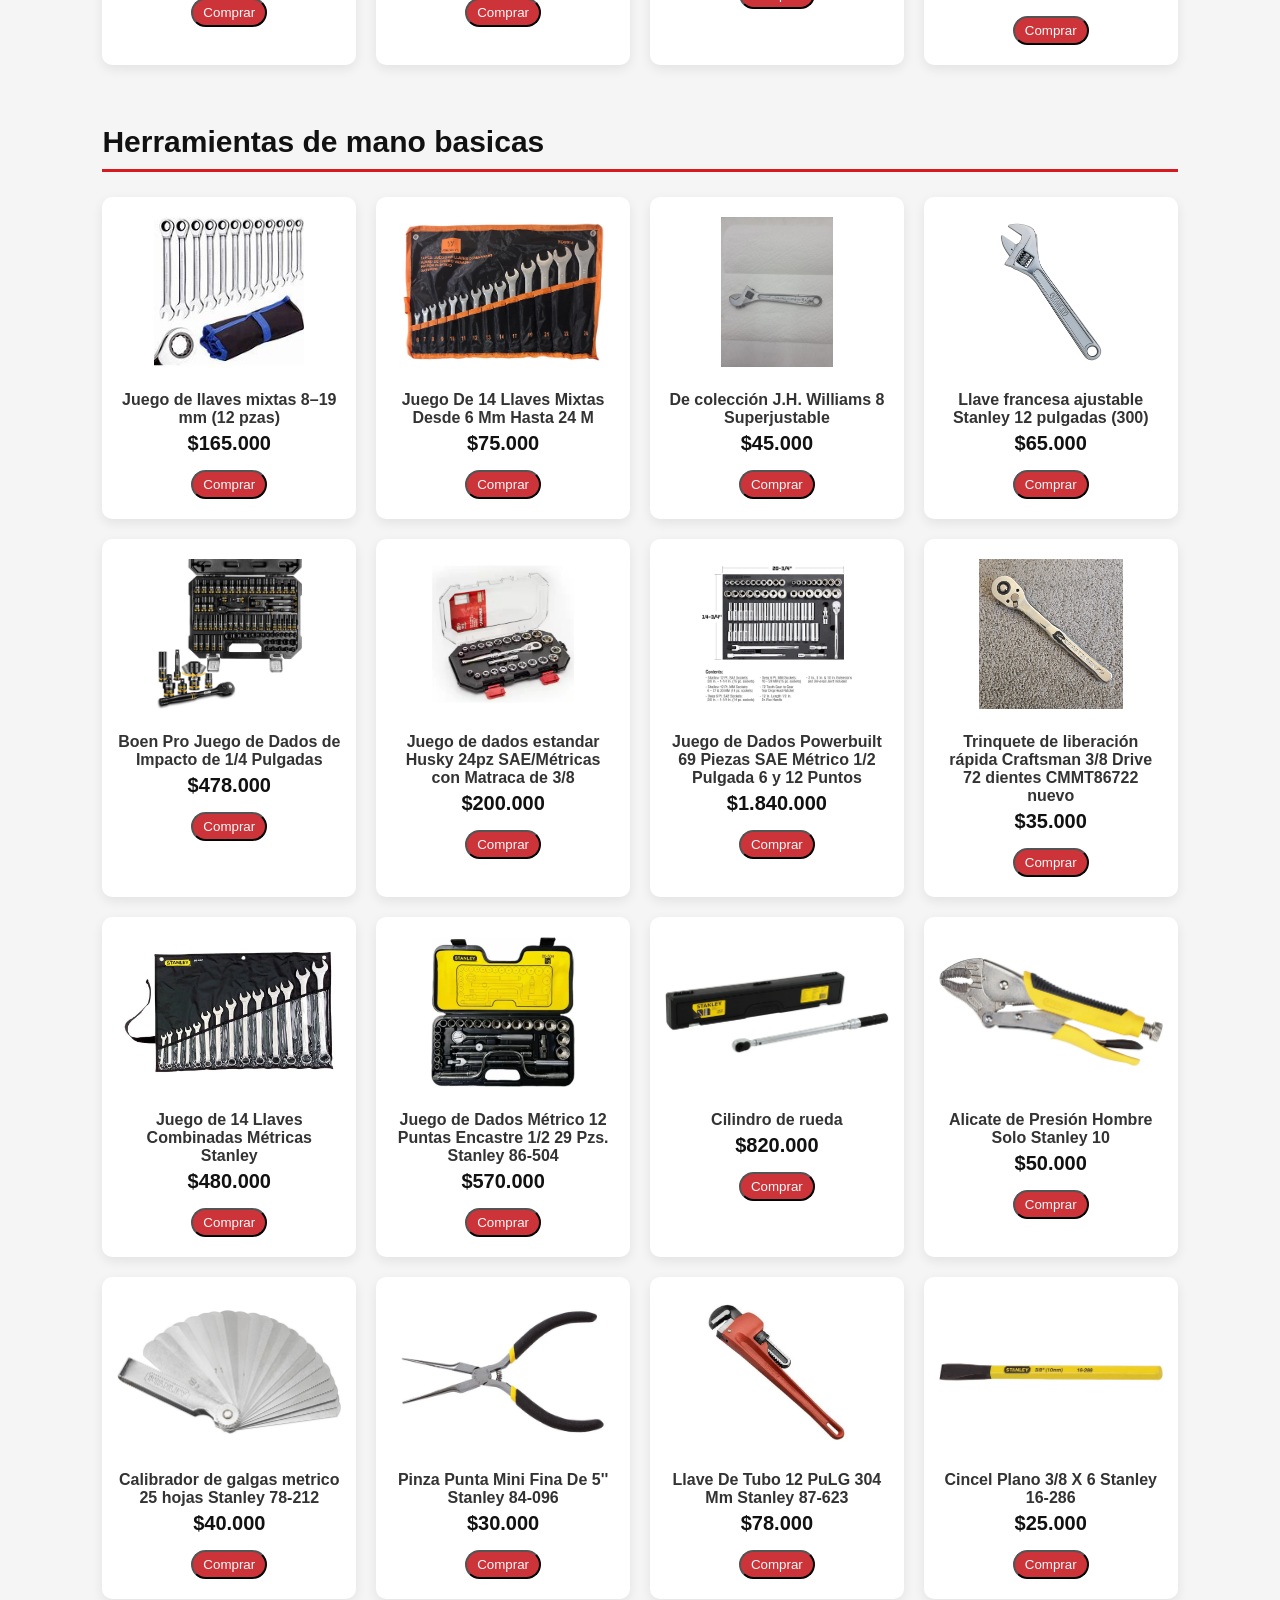
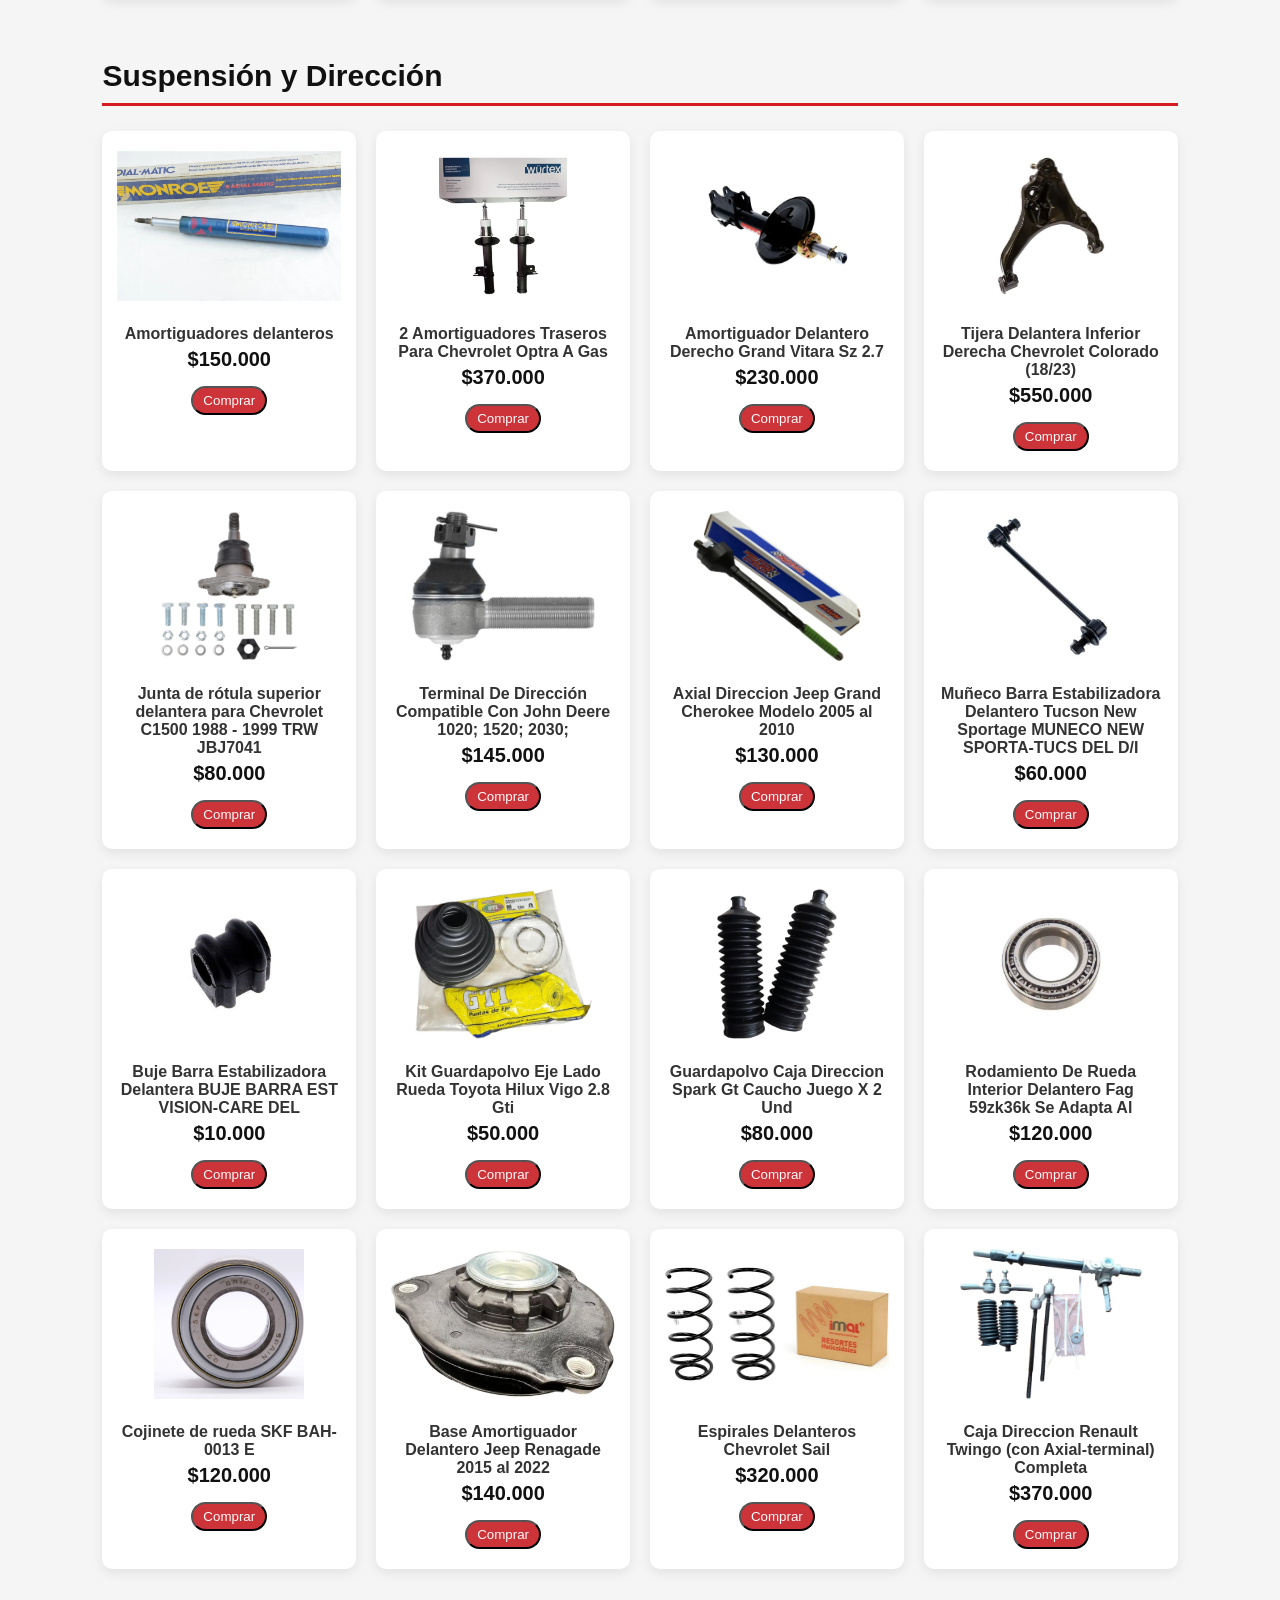
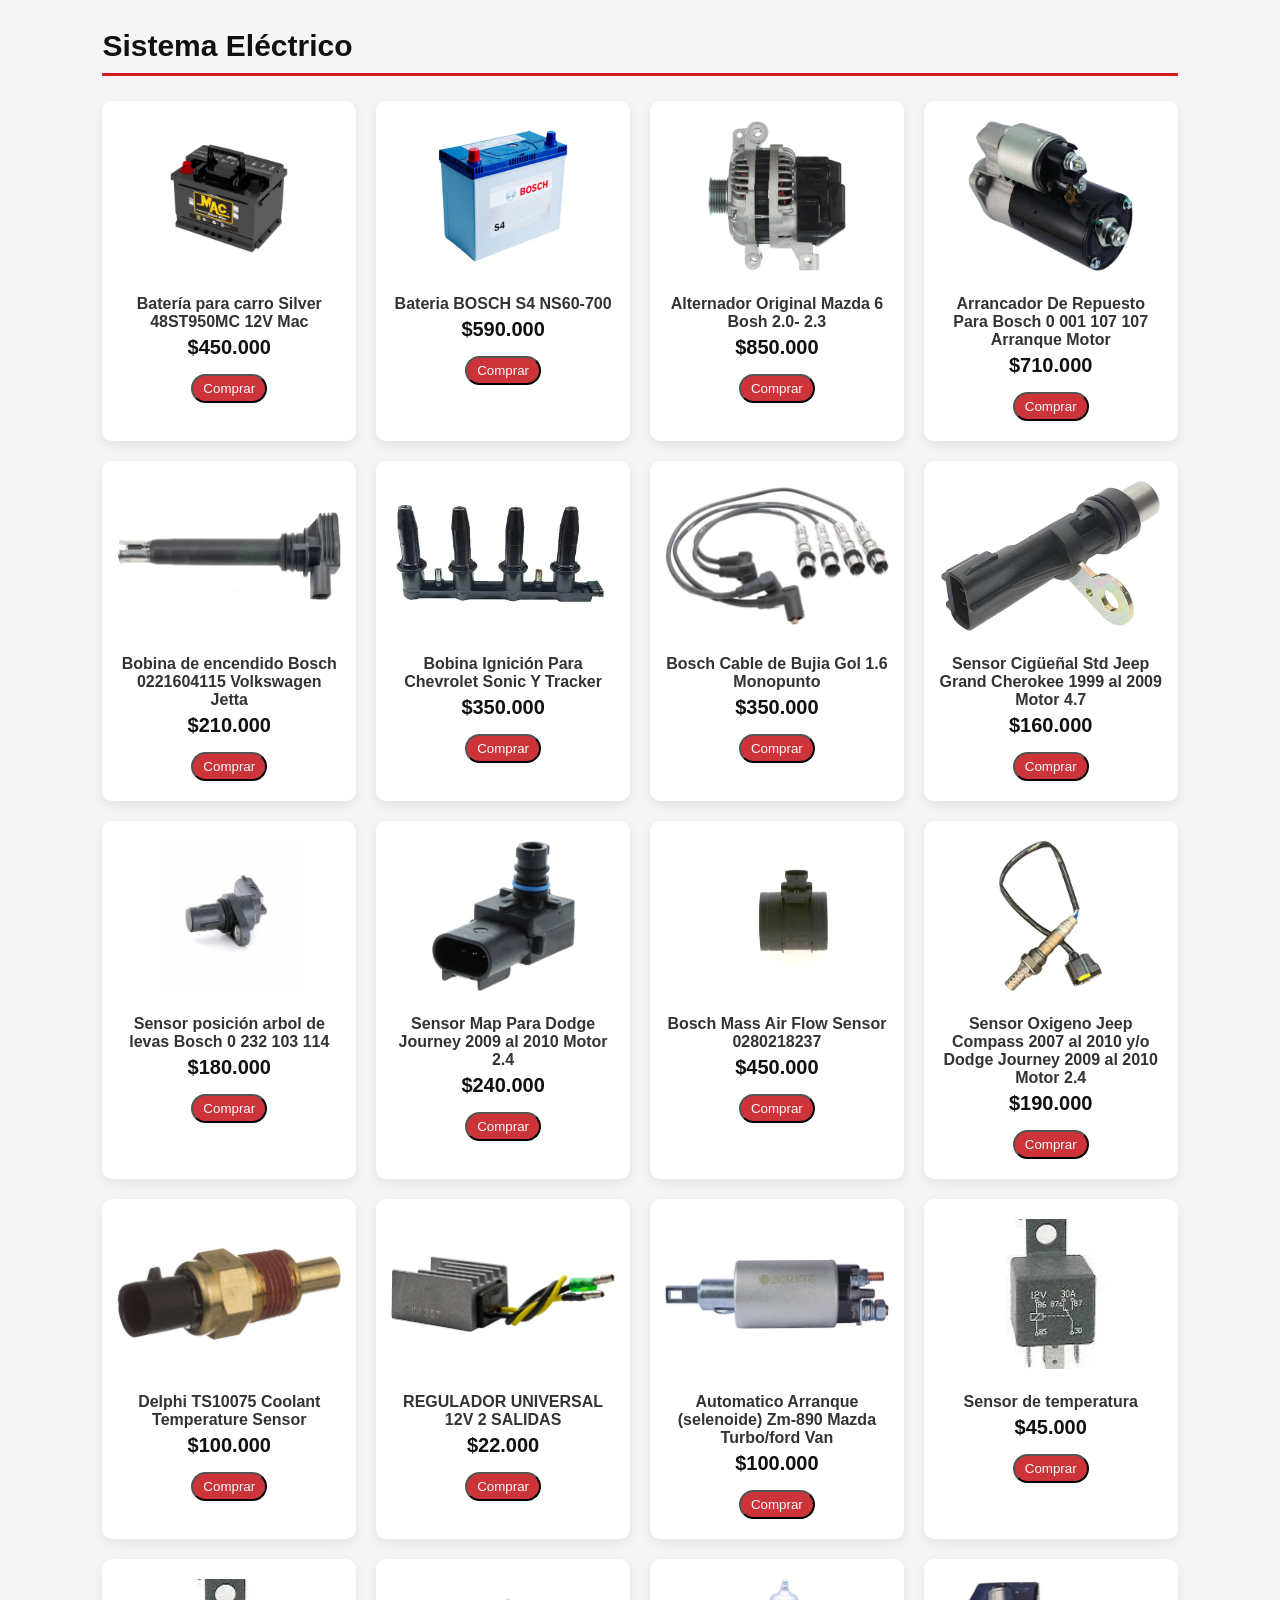
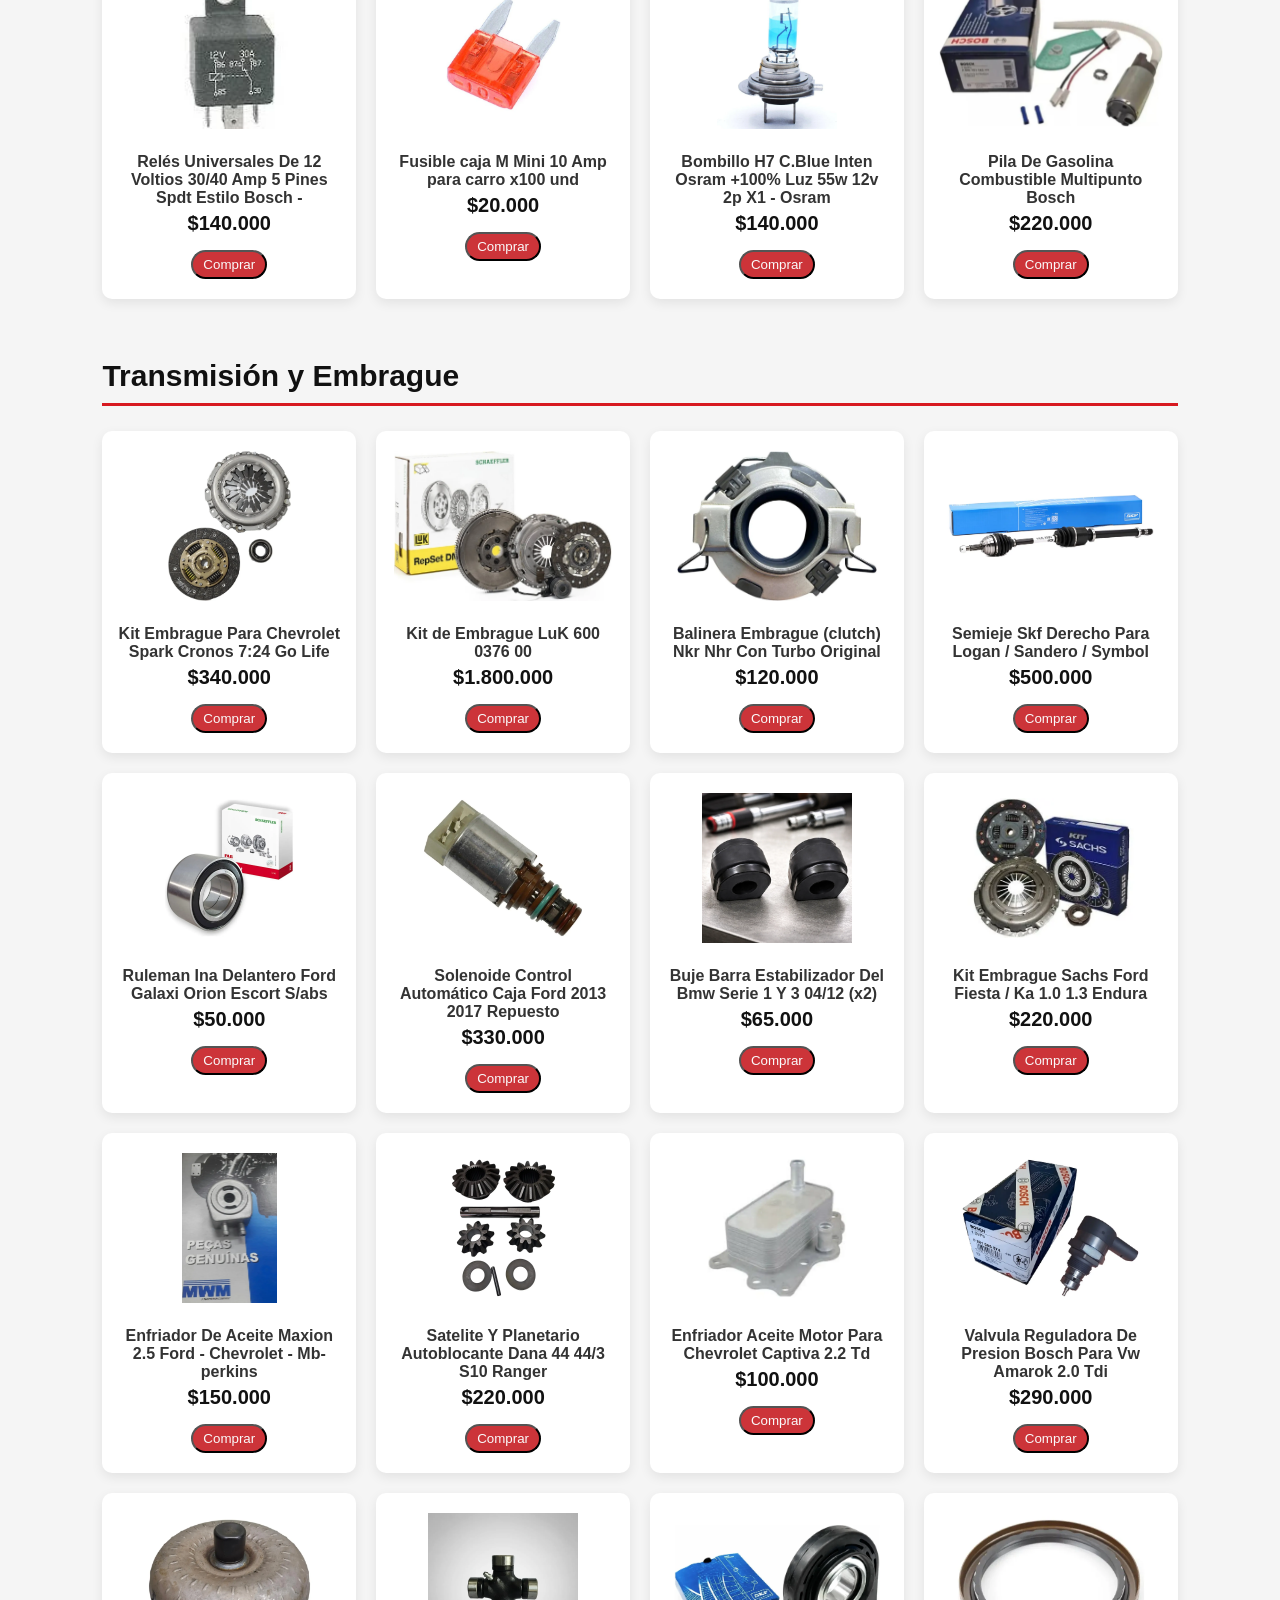
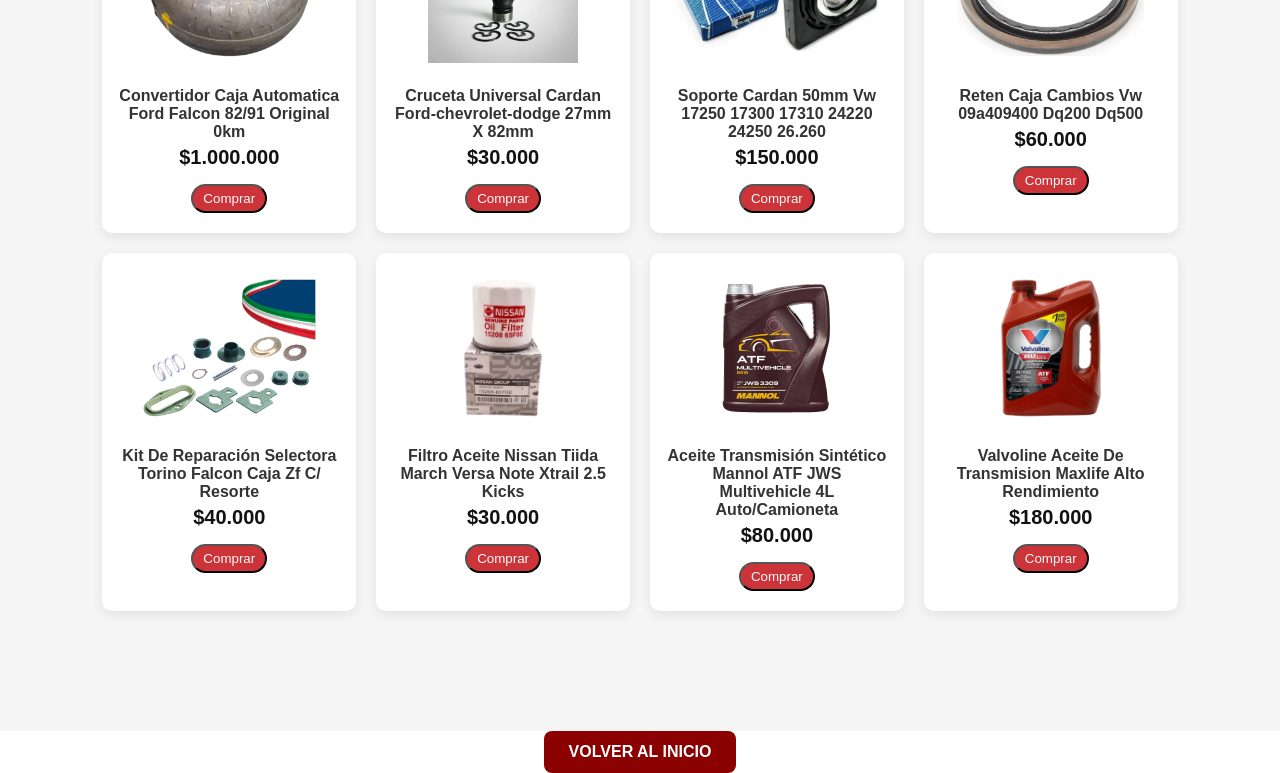
<file: Templates/productos .html>
<!DOCTYPE html>
<html lang="es">

<head>
    <meta charset="UTF-8">
    <meta name="viewport" content="width=device-width, initial-scale=1.0">
    <title>Productos</title>

    <link rel="stylesheet" href="../static/CSS/productos.css">
</head>

<body>

    <section id="productos">

        <h1>Nuestros Productos</h1>


        <div class="categoria">
            <h2>Componentes del Motor: Referencias y Costos</h2>
            <div class="productos" id="cat-motor"></div>
        </div>


        <div class="categoria">
            <h2>Herramientas de mano basicas</h2>
            <div class="productos" id="cat-Herramientas"></div>
        </div>


        <div class="categoria">
            <h2>Suspensión y Dirección</h2>
            <div class="productos" id="cat-suspension"></div>
        </div>


        <div class="categoria">
            <h2>Sistema Eléctrico</h2>
            <div class="productos" id="cat-electrico"></div>
        </div>


        <div class="categoria">
            <h2>Transmisión y Embrague</h2>
            <div class="productos" id="cat-transmision"></div>
        </div>


    </section>


    <script>

        const categoriasData = {

            "cat-motor": [

                { nombre: "Aceite de motor: Mobil Super 1000 20W-50 (Galón)", precio: "$167.000", img: "../static/img/img1/Aceite de motor.jpg" },
                { nombre: "Líquido refrigerante: Prestone Anticongelante / Refrigerante Verde (Galón)", precio: "$50.000", img: "../static/img/img1/Liquido refrigerante.webp" },
                { nombre: "Filtro de aceite: ACDelco Filtro de Aceite GM Original (Unidad)", precio: "$30.000", img: "../static/img/img1/Filtro de aceite.jpg" },
                { nombre: "Filtro de aire nissan Np300 frontier 2016,2024 Premium Filters Filtro", precio: "$35.000", img: "../static/img/img1/Filtro de aire nissan.webp" },
                { nombre: "Bujía de encendido: NGK Bujía Iridium CR7HIX (Unidad)", precio: "$42.000", img: "../static/img/img1/Bujia de encendido.webp" },
                { nombre: "Batería: MAC Silver 12V 48IST1000MC (Unidad)", precio: "$438.000", img: "../static/img/img1/Bateria MAC Silver.jpg" },
                { nombre: "Correa de distribución: Gates Correa de Distribución / Repartición", precio: "$135.000", img: "../static/img/img1/Correa de distribucion.webp" },
                { nombre: "Inyector de combustible: Bosch Inyector de Gasolina (Unidad)", precio: "$160.000", img: "../static/img/img1/Inyector de gasolina.avif" },
                { nombre: "Bomba de agua: VDO Bomba de Agua de Motor", precio: "$120.000", img: "../static/img/img1/Bomba de agua VDO.jpg" },
                { nombre: "Bomba de aceite: Fallone Bomba de Aceite de Motor", precio: "$185.000", img: "../static/img/img1/Bomba de aceite Fallone.jpg" },
                { nombre: "Termostato: Tama Termostato de Refrigeración", precio: "$55.000", img: "../static/img/img1/Termostato Refrigeración.jpg" },
                { nombre: "Junta De CulataEmpaque De Culata Nissan Mt3000 (bd30) / Junta De Culata", precio: "$220.000", img: "../static/img/img1/Empaque De Culata Nissan Mt3000.webp" },
                { nombre: "Pistones Y Anillos ( X 4) Motor Renault Stepway Duster Mahle", precio: "1.250.000", img: "../static/img/img1/Pistones Y Anillos X 4 Motor Renault.webp" },
                { nombre: "Biela GM 1.8L / F18 Optra 1800CC Monza 2.0L Nubira 1800CC Vivant Epica", precio: "$85.000", img: "../static/img/img1/Biela GM 1.8L.webp" },
                { nombre: "Cigüeñal Completo Motor Diesel 1100f Rosca 47 Mm", precio: "$450.000", img: "../static/img/img1/Cigüeñal Completo Motor Diesel 1100f.webp" },
                { nombre: "Motor y transmisión A-Premium 4x Soporte para Kia Sedona Hyundai Entourage Auto", precio: "$510.000", img: "../static/img/img1/Componentes del Motor 1.webp" },

            ],


            "cat-Herramientas": [

                { nombre: "Juego de llaves mixtas 8–19 mm (12 pzas)", precio: "$165.000", img: "../static/img/img1/Herramientas de mano 1.jpg" },
                { nombre: "Juego De 14 Llaves Mixtas Desde 6 Mm Hasta 24 M", precio: "$75.000", img: "../static/img/img1/Herramientas de mano 2.jpg" },
                { nombre: "De colección J.H. Williams 8 Superjustable", precio: "$45.000", img: "../static/img/img1/Herramientas de mano 3.webp" },
                { nombre: "Llave francesa ajustable Stanley 12 pulgadas (300)", precio: "$65.000", img: "../static/img/img1/Herramientas de mano 4.jpg" },
                { nombre: "Boen Pro Juego de Dados de Impacto de 1/4 Pulgadas", precio: "$478.000", img: "../static/img/img1/Herramientas de mano 5.jpg" },
                { nombre: "Juego de dados estandar Husky 24pz SAE/Métricas con Matraca de 3/8", precio: "$200.000", img: "../static/img/img1/Herramientas de mano 6.jpg" },
                { nombre: "Juego de Dados Powerbuilt 69 Piezas SAE Métrico 1/2 Pulgada 6 y 12 Puntos", precio: "$1.840.000", img: "../static/img/img1/Herramientas de mano 7.jpg" },
                { nombre: "Trinquete de liberación rápida Craftsman 3/8 Drive 72 dientes CMMT86722 nuevo", precio: "$35.000", img: "../static/img/img1/Herramientas de mano 8.jpg" },
                { nombre: "Juego de 14 Llaves Combinadas Métricas Stanley", precio: "$480.000", img: "../static/img/img1/Herramientas de mano 9.jpg" },
                { nombre: "Juego de Dados Métrico 12 Puntas Encastre 1/2 29 Pzs. Stanley 86-504", precio: "$570.000", img: "../static/img/img1/Herramientas de mano 10.jpg" },
                { nombre: "Cilindro de rueda", precio: "$820.000", img: "../static/img/img1/Herramientas de mano 11.jpg" },
                { nombre: "Alicate de Presión Hombre Solo Stanley 10", precio: "$50.000", img: "../static/img/img1/Herramientas de mano 12.jpg" },
                { nombre: "Calibrador de galgas metrico 25 hojas Stanley 78-212", precio: "$40.000", img: "../static/img/img1/Herramientas de mano 13.jpg" },
                { nombre: "Pinza Punta Mini Fina De 5'' Stanley 84-096", precio: "$30.000", img: "../static/img/img1/Herramientas de mano 14.jpg" },
                { nombre: "Llave De Tubo 12 PuLG 304 Mm Stanley 87-623", precio: "$78.000", img: "../static/img/img1/Herramientas de mano 15.jpg" },
                { nombre: "Cincel Plano 3/8 X 6 Stanley 16-286", precio: "$25.000", img: "../static/img/img1/Herramientas de mano 16.jpg" },
               
            ],


            "cat-suspension": [

                { nombre: "Amortiguadores delanteros", precio: "$150.000", img: "../static/img/img1/Suspensión y Dirección 1.jpg" },
                { nombre: "2 Amortiguadores Traseros Para Chevrolet Optra A Gas", precio: "$370.000", img: "../static/img/img1/Suspensión y Dirección 2.jpg" },
                { nombre: "Amortiguador Delantero Derecho Grand Vitara Sz 2.7", precio: "$230.000", img: "../static/img/img1/Suspensión y Dirección 3.jpg" },
                { nombre: "Tijera Delantera Inferior Derecha Chevrolet Colorado (18/23)", precio: "$550.000", img: "../static/img/img1/Suspensión y Dirección 4.jpg" },
                { nombre: "Junta de rótula superior delantera para Chevrolet C1500 1988 - 1999 TRW JBJ7041", precio: "$80.000", img: "../static/img/img1/Suspensión y Dirección 5.jpg" },
                { nombre: "Terminal De Dirección Compatible Con John Deere 1020; 1520; 2030;", precio: "$145.000", img: "../static/img/img1/Suspensión y Dirección 6.jpg" },
                { nombre: "Axial Direccion Jeep Grand Cherokee Modelo 2005 al 2010", precio: "$130.000", img: "../static/img/img1/Suspensión y Dirección 7.jpg" },
                { nombre: "Muñeco Barra Estabilizadora Delantero Tucson New Sportage MUNECO NEW SPORTA-TUCS DEL D/I", precio: "$60.000", img: "../static/img/img1/Suspensión y Dirección 8.jpg" },
                { nombre: "Buje Barra Estabilizadora Delantera BUJE BARRA EST VISION-CARE DEL", precio: "$10.000", img: "../static/img/img1/Suspensión y Dirección 9.jpg" },
                { nombre: "Kit Guardapolvo Eje Lado Rueda Toyota Hilux Vigo 2.8 Gti", precio: "$50.000", img: "../static/img/img1/Suspensión y Dirección 10.jpg" },
                { nombre: "Guardapolvo Caja Direccion Spark Gt Caucho Juego X 2 Und", precio: "$80.000", img: "../static/img/img1/Suspensión y Dirección 11.jpg" },
                { nombre: "Rodamiento De Rueda Interior Delantero Fag 59zk36k Se Adapta Al", precio: "$120.000", img: "../static/img/img1/Suspensión y Dirección 12.jpg" },
                { nombre: "Cojinete de rueda SKF BAH-0013 E", precio: "$120.000", img: "../static/img/img1/Suspensión y Dirección 13.jpg" },
                { nombre: "Base Amortiguador Delantero Jeep Renagade 2015 al 2022", precio: "$140.000", img: "../static/img/img1/Suspensión y Dirección 14.jpg" },
                { nombre: "Espirales Delanteros Chevrolet Sail", precio: "$320.000", img: "../static/img/img1/Suspensión y Dirección 15.jpg" },
                { nombre: "Caja Direccion Renault Twingo (con Axial-terminal) Completa", precio: "$370.000", img: "../static/img/img1/Suspensión y Dirección 16.jpg" }

            ],


            "cat-electrico": [

                { nombre: "Batería para carro Silver 48ST950MC 12V Mac", precio: "$450.000", img: "../static/img/img1/Sistema electrico 1.jpg" },
                { nombre: "Bateria BOSCH S4 NS60-700", precio: "$590.000", img: "../static/img/img1/Sistema electrico 2.jpg" },
                { nombre: "Alternador Original Mazda 6 Bosh 2.0- 2.3", precio: "$850.000", img: "../static/img/img1/Sistema electrico 3.jpg" },
                { nombre: "Arrancador De Repuesto Para Bosch 0 001 107 107 Arranque Motor", precio: "$710.000", img: "../static/img/img1/Sistema electrico 4.jpg" },
                { nombre: "Bobina de encendido Bosch 0221604115 Volkswagen Jetta", precio: "$210.000", img: "../static/img/img1/Sistema electrico 5.jpg" },
                { nombre: "Bobina Ignición Para Chevrolet Sonic Y Tracker", precio: "$350.000", img: "../static/img/img1/Sistema electrico 6.jpg" },
                { nombre: "Bosch Cable de Bujia Gol 1.6 Monopunto", precio: "$350.000", img: "../static/img/img1/Sistema electrico 7.jpg" },
                { nombre: "Sensor Cigüeñal Std Jeep Grand Cherokee 1999 al 2009 Motor 4.7", precio: "$160.000", img: "../static/img/img1/Sistema electrico 8.jpg" },
                { nombre: "Sensor posición arbol de levas Bosch 0 232 103 114", precio: "$180.000", img: "../static/img/img1/Sistema electrico 9.jpg" },
                { nombre: "Sensor Map Para Dodge Journey 2009 al 2010 Motor 2.4", precio: "$240.000", img: "../static/img/img1/Sistema electrico 10.jpg" },
                { nombre: "Bosch Mass Air Flow Sensor 0280218237", precio: "$450.000", img: "../static/img/img1/Sistema electrico 11.jpg" },
                { nombre: "Sensor Oxigeno Jeep Compass 2007 al 2010 y/o Dodge Journey 2009 al 2010 Motor 2.4", precio: "$190.000", img: "../static/img/img1/Sistema electrico 12.jpg" },
                { nombre: "Delphi TS10075 Coolant Temperature Sensor", precio: "$100.000", img: "../static/img/img1/Sistema electrico 13.jpg" },
                { nombre: "REGULADOR UNIVERSAL 12V 2 SALIDAS", precio: "$22.000", img: "../static/img/img1/Sistema electrico 14.jpg" },
                { nombre: "Automatico Arranque (selenoide) Zm-890 Mazda Turbo/ford Van", precio: "$100.000", img: "../static/img/img1/Sistema electrico 15.jpg" },
                { nombre: "Sensor de temperatura", precio: "$45.000", img: "../static/img/img1/Sistema electrico 16.jpg" },
                { nombre: "Relés Universales De 12 Voltios 30/40 Amp 5 Pines Spdt Estilo Bosch -", precio: "$140.000", img: "../static/img/img1/Sistema electrico 17.jpg" },
                { nombre: "Fusible caja M Mini 10 Amp para carro x100 und", precio: "$20.000", img: "../static/img/img1/Sistema electrico 18.jpg" },
                { nombre: "Bombillo H7 C.Blue Inten Osram +100% Luz 55w 12v 2p X1 - Osram", precio: "$140.000", img: "../static/img/img1/Sistema electrico 19.jpg" },
                { nombre: "Pila De Gasolina Combustible Multipunto Bosch", precio: "$220.000", img: "../static/img/img1/Sistema electrico 20.jpg" }

            ],


            "cat-transmision": [

                { nombre: "Kit Embrague Para Chevrolet Spark Cronos 7:24 Go Life", precio: "$340.000", img: "../static/img/img1/Transmision y embrague 1.jpg" },
                { nombre: "Kit de Embrague LuK 600 0376 00", precio: "$1.800.000", img: "../static/img/img1/Transmision y embrague 2.jpg" },
                { nombre: "Balinera Embrague (clutch) Nkr Nhr Con Turbo Original", precio: "$120.000", img: "../static/img/img1/Transmision y embrague 3.jpg" },
                { nombre: "Semieje Skf Derecho Para Logan / Sandero / Symbol", precio: "$500.000", img: "../static/img/img1/Transmision y embrague 4.jpg" },
                { nombre: "Ruleman Ina Delantero Ford Galaxi Orion Escort S/abs", precio: "$50.000", img: "../static/img/img1/Transmision y embrague 5.jpg" },
                { nombre: "Solenoide Control Automático Caja Ford 2013 2017 Repuesto", precio: "$330.000", img: "../static/img/img1/Transmision y embrague 6.jpg" },
                { nombre: "Buje Barra Estabilizador Del Bmw Serie 1 Y 3 04/12 (x2)", precio: "$65.000", img: "../static/img/img1/Transmision y embrague 7.jpg" },
                { nombre: "Kit Embrague Sachs Ford Fiesta / Ka 1.0 1.3 Endura", precio: "$220.000", img: "../static/img/img1/Transmision y embrague 8.jpg" },
                { nombre: "Enfriador De Aceite Maxion 2.5 Ford - Chevrolet - Mb-perkins", precio: "$150.000", img: "../static/img/img1/Transmision y embrague 9.jpg" },
                { nombre: "Satelite Y Planetario Autoblocante Dana 44 44/3 S10 Ranger", precio: "$220.000", img: "../static/img/img1/Transmision y embrague 10.jpg" },
                { nombre: "Enfriador Aceite Motor Para Chevrolet Captiva 2.2 Td", precio: "$100.000", img: "../static/img/img1/Transmision y embrague 11.jpg" },
                { nombre: "Valvula Reguladora De Presion Bosch Para Vw Amarok 2.0 Tdi", precio: "$290.000", img: "../static/img/img1/Transmision y embrague 12.jpg" },
                { nombre: "Convertidor Caja Automatica Ford Falcon 82/91 Original 0km", precio: "$1.000.000", img: "../static/img/img1/Transmision y embrague 13.jpg" },
                { nombre: "Cruceta Universal Cardan Ford-chevrolet-dodge 27mm X 82mm", precio: "$30.000", img: "../static/img/img1/Transmision y embrague 14.jpg" },
                { nombre: "Soporte Cardan 50mm Vw 17250 17300 17310 24220 24250 26.260", precio: "$150.000", img: "../static/img/img1/Transmision y embrague 15.jpg" },
                { nombre: "Reten Caja Cambios Vw 09a409400 Dq200 Dq500", precio: "$60.000", img: "../static/img/img1/Transmision y embrague 16.jpg" },
                { nombre: "Kit De Reparación Selectora Torino Falcon Caja Zf C/ Resorte", precio: "$40.000", img: "../static/img/img1/Transmision y embrague 17.jpg" },
                { nombre: "Filtro Aceite Nissan Tiida March Versa Note Xtrail 2.5 Kicks", precio: "$30.000", img: "../static/img/img1/Transmision y embrague 18.jpg" },
                { nombre: "Aceite Transmisión Sintético Mannol ATF JWS Multivehicle 4L Auto/Camioneta", precio: "$80.000", img: "../static/img/img1/Transmision y embrague 19.jpg" },
                { nombre: "Valvoline Aceite De Transmision Maxlife Alto Rendimiento", precio: "$180.000", img: "../static/img/img1/Transmision y embrague 20.jpg" }

            ]

            };


          


        Object.keys(categoriasData).forEach(catId => {

            const contenedor = document.getElementById(catId);

            if (contenedor) {

                categoriasData[catId].forEach(p => {

                    contenedor.innerHTML += `

                        <div class="producto">

                            <img src="${p.img}" alt="${p.nombre}">

                            <h3>${p.nombre}</h3>

                            <p>${p.precio}</p>

                            <button class="boton-comprar"
                                onclick="comprarProducto('${p.nombre}', '${p.precio}')">
                                Comprar
                            </button>

                        </div>

                    `;

                });

            }

        });


        function comprarProducto(nombre, precio) {

            alert(
                "Producto seleccionado:\n\n" +
                "Producto: " + nombre +
                "\nPrecio: " + precio
            );

        }

    </script>

                <tr>
                    <td colspan="2">

                        <li><a href="../Templates/Index.html">VOLVER AL INICIO</a></li>

                    </td>
                </tr>

</body>

</html>
</file>
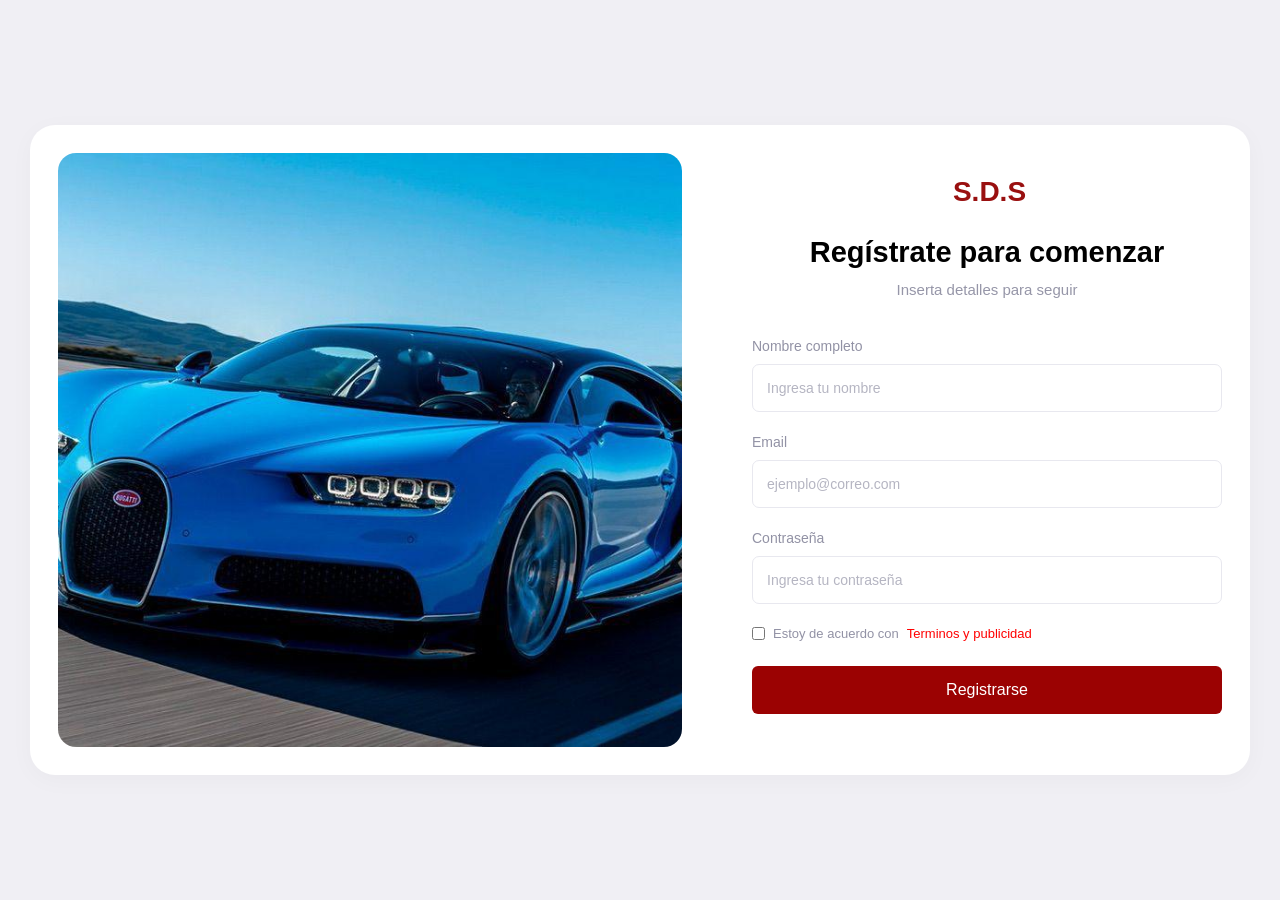
<file: Templates/registrarse.html>
<!DOCTYPE html>
<html lang="es">
<head>
    <meta charset="UTF-8">
    <meta name="viewport" content="width=device-width, initial-scale=1.0">

    <title>Registro - S.D.S</title>

    <link rel="stylesheet" href="../static/CSS/registro.css">
</head>

<body>

    <div class="contenedor">

        <div class="imagen-carro">
            <img src="../static/img/img1/cla7.jpeg" alt="Carro amarillo">
        </div>

        <div class="formulario">

            <div class="logo">
                 <span>S.D.S </span>
            </div>

            <h1>Regístrate para comenzar</h1>

            <p class="subtitulo">
                Inserta detalles para seguir
            </p>

            <form id="registroForm">

                <label for="nombre">Nombre completo</label>
                <input
                    type="text"
                    id="nombre"
                    placeholder="Ingresa tu nombre"
                    required
                >

                <label for="email">Email</label>
                <input
                    type="email"
                    id="email"
                    placeholder="ejemplo@correo.com"
                    required
                >

                <label for="password">Contraseña</label>
                <input
                    type="password"
                    id="password"
                    placeholder="Ingresa tu contraseña"
                    required
                >

                <label class="terminos">
                    <input type="checkbox" id="terminos" required>
                    Estoy de acuerdo con<span>Terminos y publicidad</span>
                </label>

                <button type="submit" class="btn-registro">
                    Registrarse
                </button>

            </form>

        
            <p id="mensaje"></p>

        </div>

    </div>

    <script src="../static/JS/inicio.js"></script>

</body>
</html>
</file>
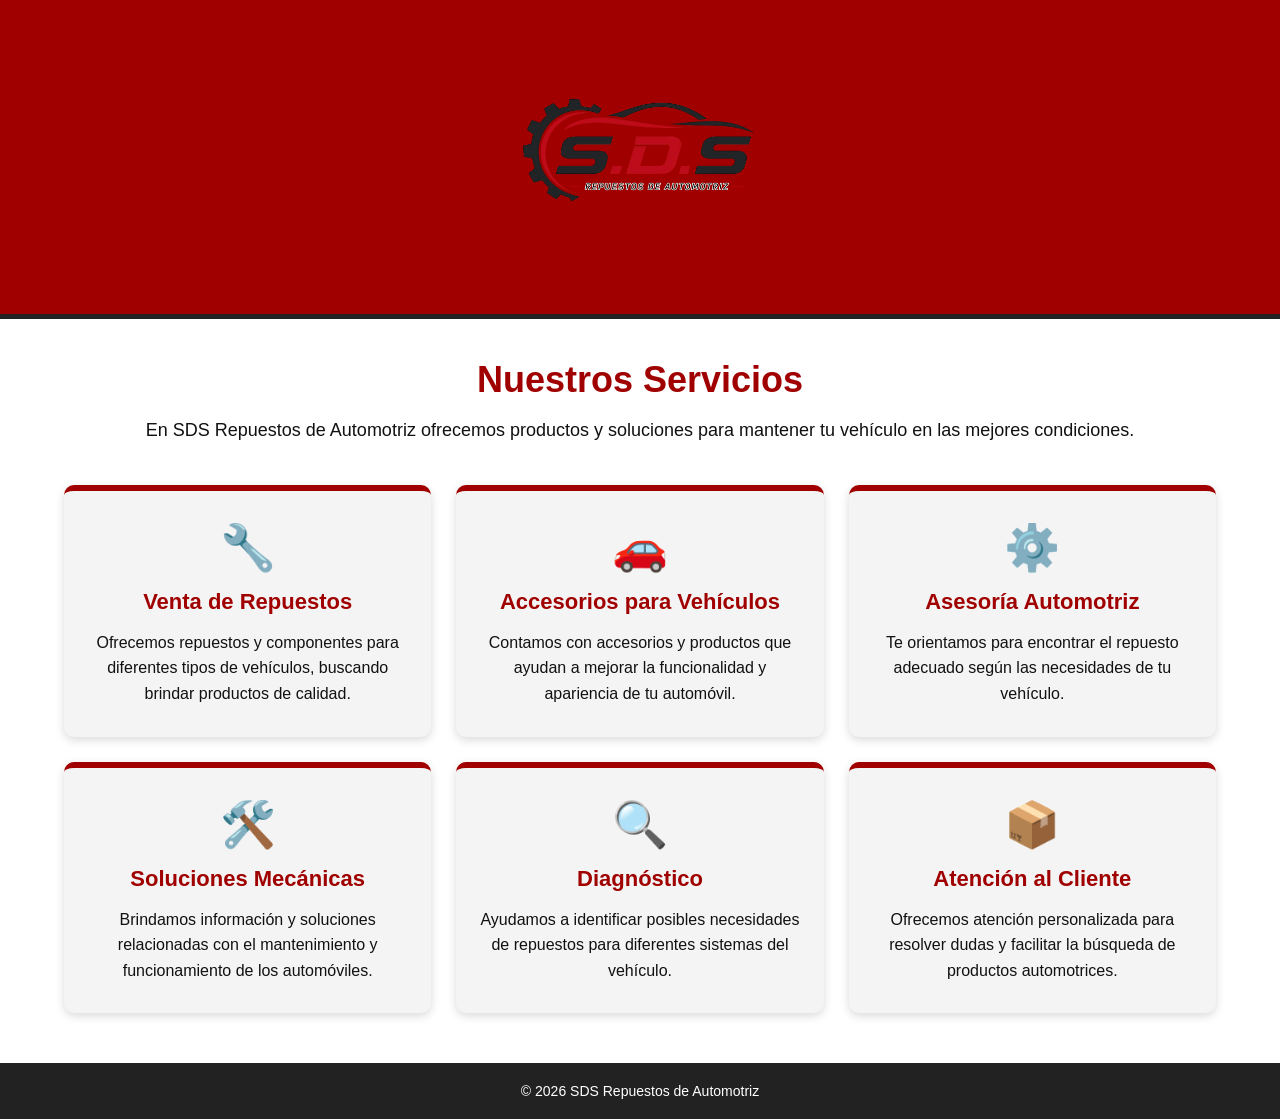
<file: Templates/servicios.html>
<!DOCTYPE html>
<html lang="es">
<head>
    <meta charset="UTF-8">
    <meta name="viewport" content="width=device-width, initial-scale=1.0">

    <title>Servicios - SDS Repuestos</title>

    <link rel="stylesheet" href="../static/CSS/servicios.css">
</head>

<body>

    <header class="encabezado">
        <img src="../static/img/img1/Logo de la empresa sena.png" alt="SDS Repuestos de Automotriz">
    </header>

    <main class="contenedor">

        <h1>Nuestros Servicios</h1>

        <p class="descripcion">
            En SDS Repuestos de Automotriz ofrecemos productos y soluciones
            para mantener tu vehículo en las mejores condiciones.
        </p>

        <section class="servicios">

            <article class="servicio">
                <div class="icono">🔧</div>
                <h2>Venta de Repuestos</h2>
                <p>
                    Ofrecemos repuestos y componentes para diferentes tipos
                    de vehículos, buscando brindar productos de calidad.
                </p>
            </article>

            <article class="servicio">
                <div class="icono">🚗</div>
                <h2>Accesorios para Vehículos</h2>
                <p>
                    Contamos con accesorios y productos que ayudan a mejorar
                    la funcionalidad y apariencia de tu automóvil.
                </p>
            </article>

            <article class="servicio">
                <div class="icono">⚙️</div>
                <h2>Asesoría Automotriz</h2>
                <p>
                    Te orientamos para encontrar el repuesto adecuado según
                    las necesidades de tu vehículo.
                </p>
            </article>

            <article class="servicio">
                <div class="icono">🛠️</div>
                <h2>Soluciones Mecánicas</h2>
                <p>
                    Brindamos información y soluciones relacionadas con el
                    mantenimiento y funcionamiento de los automóviles.
                </p>
            </article>

            <article class="servicio">
                <div class="icono">🔍</div>
                <h2>Diagnóstico</h2>
                <p>
                    Ayudamos a identificar posibles necesidades de repuestos
                    para diferentes sistemas del vehículo.
                </p>
            </article>

            <article class="servicio">
                <div class="icono">📦</div>
                <h2>Atención al Cliente</h2>
                <p>
                    Ofrecemos atención personalizada para resolver dudas y
                    facilitar la búsqueda de productos automotrices.
                </p>
            </article>

        </section>

    </main>

    <footer>
        <p>&copy; 2026 SDS Repuestos de Automotriz</p>
    </footer>

</body>
</html>
</file>
<file: static/CSS/estilos.css>
*{
    margin:0;
    padding:0;
    box-sizing:border-box;
    font-family:Arial, Helvetica, sans-serif;
}

html,
body{
    margin:0;
    padding:0;
    width:100%;
    overflow-x:hidden;
}

body{
    background:#f5f5f5;
}

/* HEADER */

header{

    width:100%;
    height:120px;

    display:flex;
    justify-content:space-between;
    align-items:center;

    padding:0 70px;

    background:linear-gradient(
        135deg,
        #7a0000,
        #b30000,
        #d60000,
        #b30000
    );

    position:relative;
}

header::before{

    content:"";

    position:absolute;

    left:-120px;
    top:-150px;

    width:420px;
    height:420px;

    border-radius:50%;

    border:6px solid rgba(255,255,255,.15);
}

header::after{

    content:"";

    position:absolute;

    right:-180px;
    bottom:-170px;

    width:420px;
    height:420px;

    border-radius:50%;

    border:6px solid rgba(255,255,255,.12);
}

.logo{

    z-index:5;

}

.logo img{

    height:200px;

    display:block;
}

nav{

    z-index:5;

}

nav ul{

    display:flex;
    list-style:none;
    gap:55px;

}

nav ul li a{

    text-decoration:none;

    color:white;

    font-size:22px;

    font-weight:bold;

    letter-spacing:2px;

    transition:.3s;

}

nav ul li a:hover{

    color:#ffb3b3;

}

nav a{

    color:#ffffff;
    text-decoration:none;
    transition:0.3s;

}


.carrusel {

    width:100%;
    max-width:1930px;
    height:825px;

    margin:0 auto;
    padding:0;

    overflow:hidden;

    border-radius:0;

}

.slides {

    display:flex;

    width:1100%;

    height:100%;

    animation:carrusel 15s infinite;

}

.slides img {

    width:9.0909%;
    height:100%;

    object-fit:cover;

    display:block;

    flex-shrink:0;

}


@keyframes carrusel {

    0%, 8% {
        transform:translateX(0);
    }

    10%, 18% {
        transform:translateX(-9.0909%);
    }

    20%, 28% {
        transform:translateX(-18.1818%);
    }

    30%, 38% {
        transform:translateX(-27.2727%);
    }

    40%, 48% {
        transform:translateX(-36.3636%);
    }

    50%, 58% {
        transform:translateX(-45.4545%);
    }

    60%, 68% {
        transform:translateX(-54.5454%);
    }

    70%, 78% {
        transform:translateX(-63.6363%);
    }

    80%, 88% {
        transform:translateX(-72.7272%);
    }

    90%, 94% {
        transform:translateX(-81.8181%);
    }

    96%, 100% {
        transform:translateX(-90.9090%);
    }

}


.menu-autos {

    position:relative;

}

#botonAutos {

    color:white;

    background:none;

    border:none;

    font-size:22px;

    font-weight:bold;

    letter-spacing:2px;

    cursor:pointer;

    padding:1px;

}

#botonAutos span {

    margin-left:8px;

}



.desplegable-autos {

    display:none;

    position:absolute;

    top:100%;

    right:0;

    width:750px;

    background:white;

    color:#222;

    box-shadow:0 8px 25px rgba(0,0,0,0.3);

    z-index:1000;

    grid-template-columns:1fr 1fr;

}



.desplegable-autos.mostrar {

    display:grid;

    animation:aparecerAutos 0.3s ease;

}



@keyframes aparecerAutos {

    from {

        opacity:0;

        transform:translateY(-15px);

    }

    to {

        opacity:1;

        transform:translateY(0);

    }

}



.lista-marcas {

    padding:15px;

    border-right:1px solid #ddd;

}

.lista-marcas button {

    width:100%;

    display:flex;

    justify-content:space-between;

    padding:22px;

    border:none;

    border-bottom:1px solid #ddd;

    background:white;

    font-size:16px;

    cursor:pointer;

    text-align:left;

}

.lista-marcas button:hover {

    background:#d90000;

    color:white;

}




.modelos {

    padding:25px;

}

.modelos h2 {

    margin-bottom:20px;

}

#listaModelos button {

    width:100%;

    display:flex;

    justify-content:space-between;

    padding:18px 10px;

    background:white;

    border:none;

    border-bottom:1px solid #ddd;

    font-size:16px;

    cursor:pointer;

}

#listaModelos button:hover {

    background:#eee;

}


.menu-autos {

    position:relative;

}

.desplegable-autos {

    position:absolute;

    top:100%;

    right:0;

    width:750px;

}
</file>
<file: static/CSS/accesorios.css>
* {
    box-sizing: border-box;
    margin: 0;
    padding: 0;
}

body {
    font-family: Arial, sans-serif;
    background-color: #ffffff;
    color: #111111;
}



.encabezado {
    background-color: #a00000;
    padding: 10px 20px;
    text-align: center;
    border-bottom: 5px solid #222222;
}

.encabezado img {
    width: 280px;
    max-width: 60%;
    height: auto;
    display: block;
    margin: 0 auto;
}

.contenedor {
    width: 90%;
    max-width: 1200px;
    margin: 40px auto;
}

.contenedor h1 {
    text-align: center;
    color: #a00000;
    font-size: 36px;
    margin-bottom: 15px;
}

.descripcion {
    text-align: center;
    font-size: 18px;
    line-height: 1.6;
    margin-bottom: 30px;
}

.categorias {
    display: flex;
    justify-content: center;
    align-items: center;
    flex-wrap: wrap;

    gap: 12px;

    margin-bottom: 40px;
}

.categoria-btn {
    background-color: #ffffff;

    color: #a00000;

    border: 2px solid #a00000;

    border-radius: 25px;

    padding: 10px 22px;

    font-size: 15px;

    font-weight: bold;

    cursor: pointer;

    transition: 0.3s;
}

.categoria-btn:hover,
.categoria-btn.activo {
    background-color: #a00000;
    color: #ffffff;
}

.accesorios {
    display: grid;

    grid-template-columns: repeat(4, 1fr);

    gap: 25px;
}

.accesorio {
    background-color: #f4f4f4;

    border-radius: 10px;

    overflow: hidden;

    border-top: 6px solid #a00000;

    box-shadow: 0 3px 10px rgba(0, 0, 0, 0.15);

    transition: 0.3s;
}

.accesorio:hover {
    transform: translateY(-8px);

    box-shadow:
        0 8px 20px rgba(0, 0, 0, 0.22);
}

.imagen-accesorio {
    width: 100%;

    height: 200px;

    background-color: #ffffff;

    display: flex;

    justify-content: center;

    align-items: center;

    overflow: hidden;
}

.imagen-accesorio img {
    width: 85%;
    height: 85%;

    object-fit: contain;

    transition: 0.3s;
}

.accesorio:hover .imagen-accesorio img {
    transform: scale(1.08);
}

.informacion {
    padding: 20px;
}

.tipo {
    display: inline-block;

    background-color: #a00000;

    color: #ffffff;

    padding: 5px 12px;

    border-radius: 15px;

    font-size: 12px;

    font-weight: bold;

    margin-bottom: 12px;
}

.informacion h2 {
    color: #a00000;

    font-size: 21px;

    margin-bottom: 10px;
}

.informacion p {
    color: #333333;

    font-size: 15px;

    line-height: 1.6;

    min-height: 72px;
}


.parte-inferior {
    display: flex;

    justify-content: space-between;

    align-items: center;

    gap: 10px;

    margin-top: 20px;
}

.precio {
    color: #111111;

    font-size: 19px;

    font-weight: bold;
}

.boton {
    background-color: #a00000;

    color: #ffffff;

    border: none;

    border-radius: 6px;

    padding: 10px 14px;

    font-size: 14px;

    font-weight: bold;

    cursor: pointer;

    transition: 0.3s;
}

.boton:hover {
    background-color: #700000;

    transform: scale(1.05);
}

footer {
    margin-top: 50px;

    background-color: #222222;

    color: #ffffff;

    text-align: center;

    padding: 20px;
}

footer p {
    font-size: 14px;
}


@media (max-width: 1100px) {

    .accesorios {
        grid-template-columns: repeat(3, 1fr);
    }

}

@media (max-width: 800px) {

    .accesorios {
        grid-template-columns: repeat(2, 1fr);
    }

}

@media (max-width: 550px) {

    .accesorios {
        grid-template-columns: 1fr;
    }

    .contenedor h1 {
        font-size: 30px;
    }

    .descripcion {
        font-size: 16px;
    }

    .imagen-accesorio {
        height: 220px;
    }

    .parte-inferior {
        flex-direction: column;
        align-items: stretch;
    }

    .precio {
        text-align: center;
        margin-bottom: 5px;
    }

    .boton {
        width: 100%;
    }

}

li {
    list-style: none;
    text-align: center;
}

li a {
    display: inline-block;
    background-color: #8b0000;
    color: white;
    padding: 12px 25px;
    text-decoration: none;
    border-radius: 8px;
    font-weight: bold;
}

li a:hover {
    background-color: #b30000;
}
</file>
<file: static/CSS/compra.css>
.compra {
    width: 90%;
    max-width: 900px;
    margin: 40px auto;
}

.pasos {
    display: flex;
    align-items: center;
    justify-content: center;
    margin-bottom: 30px;
}

.paso {
    text-align: center;
    font-weight: bold;
    color: #777;
}

.paso.activo {
    color: red;
}

.paso small {
    display: block;
    margin-top: 8px;
}

.linea {
    width: 120px;
    height: 3px;
    background: #ddd;
    margin: 0 10px;
}

.formulario {
    background: white;
    padding: 35px;
    border-radius: 12px;
    box-shadow: 0 5px 20px #0002;
}

.formulario h2 {
    margin-top: 20px;
    margin-bottom: 15px;
}

.formulario label {
    display: block;
    margin-top: 15px;
    font-weight: bold;
}

.formulario input {
    width: 100%;
    padding: 13px;
    margin-top: 7px;
    border: 1px solid #ccc;
    border-radius: 6px;
}

.opciones {
    display: flex;
    gap: 15px;
    margin-top: 15px;
}

.opciones button {
    flex: 1;
    padding: 20px;
    background: white;
    border: 2px solid #ddd;
    border-radius: 8px;
    cursor: pointer;
}

.opciones button:hover {
    border-color: red;
}

.total {
    display: flex;
    justify-content: space-between;
    margin-top: 30px;
    padding: 20px;
    background: #f5f5f5;
    font-size: 20px;
}

.total strong {
    color: red;
}

.comprar {
    width: 100%;
    padding: 16px;
    margin-top: 20px;
    background: red;
    color: white;
    border: none;
    border-radius: 8px;
    font-size: 18px;
    font-weight: bold;
    cursor: pointer;
}

.comprar:hover {
    background: #b90000;
}   
li {
    list-style: none;
    text-align: center;
}
</file>
<file: static/CSS/contacto.css>
.contacto {
    width: 100%;
    min-height: 650px;
    position: relative;
    overflow: hidden;

    background:
        linear-gradient(
            135deg,
            #520000 0%,
            #7a0000 25%,
            #b30000 50%,
            #850000 75%,
            #450000 100%
        );

    color: white;
    padding: 80px 8% 30px;

    box-sizing: border-box;
}


.brillo {
    position: absolute;
    border-radius: 50%;
    pointer-events: none;
}

.brillo-1 {
    width: 500px;
    height: 500px;

    top: -280px;
    left: -200px;

    border: 2px solid rgba(255,255,255,0.08);
    box-shadow:
        0 0 60px rgba(255,255,255,0.04);
}

.brillo-2 {
    width: 450px;
    height: 450px;

    right: -220px;
    bottom: -250px;

    border: 2px solid rgba(255,255,255,0.08);
}

.contacto-container {
    max-width: 1200px;
    margin: auto;

    display: grid;
    grid-template-columns: 1.2fr 0.8fr;

    gap: 100px;

    position: relative;
    z-index: 2;
}

.contacto-info {
    padding-top: 10px;
}

.contacto-mini {
    font-size: 14px;
    font-weight: bold;

    letter-spacing: 4px;

    color: #ffcccc;
}


.contacto-info h2 {
    font-size: 55px;
    line-height: 1.05;

    margin: 15px 0 25px;

    font-weight: 900;
}


.contacto-info h2 span {
    color: #ffffff;

    text-shadow:
        0 2px 10px rgba(0,0,0,0.35);
}


.descripcion {
    max-width: 600px;

    color: #f4dede;

    font-size: 17px;
    line-height: 1.7;

    margin-bottom: 30px;
}


.linea {
    width: 90px;
    height: 4px;

    background: white;

    margin-bottom: 35px;

    border-radius: 10px;
}


.dato-contacto {
    display: flex;
    align-items: center;

    gap: 20px;

    margin-bottom: 28px;

    transition: 0.3s;
}


.dato-contacto:hover {
    transform: translateX(10px);
}


.dato-contacto img {
    width: 52px;
    height: 52px;
    border-radius: 50%;
    object-fit: contain;

    filter: drop-shadow(
        0 4px 8px rgba(0,0,0,0.3)
    );
}


.dato-contacto small {
    display: block;

    font-size: 11px;

    letter-spacing: 2px;

    color: #ffcaca;

    margin-bottom: 5px;
}


.numero {
    margin: 0;

    font-size: 36px;

    font-weight: 900;

    letter-spacing: 1px;
}


.correo {
    margin: 0;

    font-size: 23px;

    font-weight: 600;
}



.redes {
    display: flex;
    flex-direction: column;

    justify-content: center;
}


.redes-titulo {
    font-size: 15px;

    letter-spacing: 3px;

    font-weight: bold;

    color: #ffdede;

    margin-bottom: 25px;
}


.redes-contenedor {
    display: flex;
    flex-direction: column;

    gap: 18px;
}


.red {
    width: 100%;

    min-height: 90px;

    display: flex;
    align-items: center;

    gap: 20px;

    padding: 15px 22px;

    box-sizing: border-box;

    text-decoration: none;

    color: white;

    border-radius: 18px;

    background: rgba(255,255,255,0.08);

    border: 1px solid rgba(255,255,255,0.16);

    backdrop-filter: blur(8px);

    transition:
        transform 0.3s,
        background 0.3s,
        box-shadow 0.3s;
}


.red img {
    width: 58px;
    height: 58px;
    border-radius: 50%;
    object-fit: contain;

    transition: 0.3s;
}

.red-texto {
    display: flex;
    flex-direction: column;

    gap: 5px;
}


.red-texto strong {
    font-size: 20px;
}


.red-texto span {
    color: #f3dada;

    font-size: 14px;
}


.red:hover {
    transform: translateX(-12px);

    background: rgba(255,255,255,0.16);

    box-shadow:
        0 15px 35px rgba(0,0,0,0.25);
}


.red:hover img {
    transform: scale(1.18) rotate(5deg);
    border-radius: 50%;
}

.instagram:hover {
    border-color: #ffb0c0;
}

.facebook:hover {
    border-color: #8bbcff;
}

.whatsapp:hover {
    border-color: #8cffb0;
}

.mensaje-redes {
    margin-top: 30px;

    padding: 18px;

    text-align: center;

    border-top: 1px solid rgba(255,255,255,0.2);

    color: #f5dede;

    font-size: 14px;
}


.mensaje-redes span {
    font-size: 20px;

    margin-right: 8px;
}


.contacto-footer {
    position: relative;

    z-index: 2;

    max-width: 1200px;

    margin: 60px auto 0;

    padding-top: 25px;

    border-top:
        1px solid rgba(255,255,255,0.18);

    text-align: center;
}


.contacto-footer p {
    margin: 0;

    color: #eacaca;

    font-size: 13px;
}


@media (max-width: 850px) {

    .contacto {
        padding: 60px 25px 25px;
    }

    .contacto-container {
        grid-template-columns: 1fr;

        gap: 55px;
    }

    .contacto-info h2 {
        font-size: 42px;
    }

    .numero {
        font-size: 29px;
    }

    .correo {
        font-size: 19px;
    }

    .redes {
        width: 100%;
    }
}


@media (max-width: 500px) {

    .contacto-info h2 {
        font-size: 34px;
    }

    .descripcion {
        font-size: 15px;
    }

    .red {
        min-height: 80px;

        padding: 12px 15px;
    }

    .red img {
        width: 48px;
        height: 48px;
    }

    .red-texto strong {
        font-size: 17px;
    }

    .numero {
        font-size: 25px;
    }
}
</file>
<file: static/CSS/detalle.css>
* {
    margin: 0;
    padding: 0;
    box-sizing: border-box;
    font-family: Arial, Helvetica, sans-serif;
}

body {
    background: #0b0f11;
    color: white;
}


/* HEADER */

header {
    height: 90px;
    display: flex;
    align-items: center;
    justify-content: space-between;

    padding: 0 40px;

    border-bottom: 1px solid #292929;
}


/* LOGO */

.logo {
    font-size: 24px;
    font-weight: bold;
}

.logo span {
    color: #e52525;
}

.detalle {
    display: grid;
    grid-template-columns: 55% 45%;
    gap: 30px;

    padding: 10px 40px 40px;
}

.imagen-principal {
    width: 100%;
    height: 450px;
    overflow: hidden;
    border-radius: 8px;
}

.imagen-principal img {
    width: 100%;
    height: 100%;
    object-fit: cover;
}


/* MINIATURAS */

.miniaturas {
    display: flex;
    gap: 10px;
    margin-top: 15px;
}

.miniaturas img {
    width: 110px;
    height: 75px;

    object-fit: cover;

    border-radius: 5px;
    border: 2px solid #333;

    cursor: pointer;
}

.miniaturas img:hover {
    border-color: #e52525;
}

.informacion {
    padding: 10px 20px;
}

.informacion h1 {
    font-size: 42px;
    margin-bottom: 12px;
}

.categoria {
    background: #d92727;
    padding: 8px 15px;
    border-radius: 7px;
    display: inline-block;
}

.estrellas {
    color: #ffc400;
    font-size: 22px;
    margin: 20px 0;
}

.estrellas span {
    color: #aaa;
    font-size: 14px;
}

.informacion h2 {
    font-size: 32px;
    margin-bottom: 10px;
}


/* DISPONIBLE */

.disponible {
    color: #20d45a;
    margin-bottom: 20px;
}


.botones {
    display: flex;
    gap: 10px;
    flex-wrap: wrap;
}

button {
    background: transparent;
    color: white;

    border: 1px solid #777;

    padding: 13px 20px;

    border-radius: 6px;

    cursor: pointer;

    font-size: 15px;
}

button:hover {
    border-color: #e52525;
}


.comprar {
    background: #e52525;
    border-color: #e52525;
}
a {
    text-decoration: none;
    color: rgb(226, 224, 224);
}

.comprar:hover {
    background: #b91d1d;
}


.volver {
    margin-top: 15px;
}
.especificaciones {
    display: grid;
    grid-template-columns: 1fr 1fr;

    margin-top: 30px;

    border: 1px solid #292929;
    border-radius: 8px;

    padding: 20px;
}

.especificaciones div {
    padding: 15px;
    border-bottom: 1px solid #292929;
}

.especificaciones strong {
    color: #aaa;
}

.descripcion {
    margin: 0 40px 40px;

    display: grid;
    grid-template-columns: 1fr 1fr;

    gap: 30px;

    border: 1px solid #292929;
    padding: 30px;

    border-radius: 8px;
}

.descripcion h2 {
    color: #e52525;
    margin-bottom: 15px;
}

.descripcion p {
    color: #ccc;
    line-height: 1.7;
    margin-bottom: 8px;
}

@media (max-width: 900px) {

    header {
        height: auto;
        padding: 20px;
        flex-direction: column;
        gap: 20px;
    }

    nav {
        flex-wrap: wrap;
        justify-content: center;
    }

    .detalle {
        grid-template-columns: 1fr;
        padding: 20px;
    }

    .descripcion {
        grid-template-columns: 1fr;
        margin: 20px;
    }

}
</file>
<file: static/CSS/detalle 3.css>
* {
    margin: 0;
    padding: 0;
    box-sizing: border-box;
    font-family: Arial, Helvetica, sans-serif;
}

body {
    background: #0b0f11;
    color: white;
}


header {
    height: 90px;
    display: flex;
    align-items: center;
    justify-content: space-between;

    padding: 0 40px;

    border-bottom: 1px solid #292929;
}


.logo {
    font-size: 24px;
    font-weight: bold;
}

.logo span {
    color: #e52525;
}


.detalle {
    display: grid;
    grid-template-columns: 55% 45%;
    gap: 30px;

    padding: 10px 40px 40px;
}


.video-principal {
    width: 100%;
    height: 450px;
    overflow: hidden;
    border-radius: 8px;
}

.video-principal video {
    width: 100%;
    height: 100%;
    object-fit: cover;
}


.miniaturas {
    display: flex;
    gap: 10px;
    margin-top: 15px;
}

.miniaturas img {
    width: 110px;
    height: 75px;

    object-fit: cover;

    border-radius: 5px;
    border: 2px solid #333;

    cursor: pointer;
}

.miniaturas img:hover {
    border-color: #e52525;
}


.informacion {
    padding: 10px 20px;
}

.informacion h1 {
    font-size: 42px;
    margin-bottom: 12px;
}


.categoria {
    background: #d92727;
    padding: 8px 15px;
    border-radius: 7px;
    display: inline-block;
}


.estrellas {
    color: #ffc400;
    font-size: 22px;
    margin: 20px 0;
}

.estrellas span {
    color: #aaa;
    font-size: 14px;
}


.informacion h2 {
    font-size: 32px;
    margin-bottom: 10px;
}

.disponible {
    color: #20d45a;
    margin-bottom: 20px;
}


.botones {
    display: flex;
    gap: 10px;
    flex-wrap: wrap;
}

button {
    background: transparent;
    color: white;

    border: 1px solid #777;

    padding: 13px 20px;

    border-radius: 6px;

    cursor: pointer;

    font-size: 15px;
}

button:hover {
    border-color: #e52525;
}


.comprar {
    background: #e52525;
    border-color: #e52525;
}
a {
    text-decoration: none;
    color: rgb(226, 224, 224);
}

.comprar:hover {
    background: #b91d1d;
}

.volver {
    margin-top: 15px;
}

.especificaciones {
    display: grid;
    grid-template-columns: 1fr 1fr;

    margin-top: 30px;

    border: 1px solid #292929;
    border-radius: 8px;

    padding: 20px;
}

.especificaciones div {
    padding: 15px;
    border-bottom: 1px solid #292929;
}

.especificaciones strong {
    color: #aaa;
}


.descripcion {
    margin: 0 40px 40px;

    display: grid;
    grid-template-columns: 1fr 1fr;

    gap: 30px;

    border: 1px solid #292929;
    padding: 30px;

    border-radius: 8px;
}

.descripcion h2 {
    color: #e52525;
    margin-bottom: 15px;
}

.descripcion p {
    color: #ccc;
    line-height: 1.7;
    margin-bottom: 8px;
}

@media (max-width: 900px) {

    header {
        height: auto;
        padding: 20px;
        flex-direction: column;
        gap: 20px;
    }

    nav {
        flex-wrap: wrap;
        justify-content: center;
    }

    .detalle {
        grid-template-columns: 1fr;
        padding: 20px;
    }

    .descripcion {
        grid-template-columns: 1fr;
        margin: 20px;
    }

}
</file>
<file: static/CSS/estilohistoria.css>
* {
    box-sizing: border-box;
}

body {
    margin: 0;
    font-family: Arial, sans-serif;
    background-color: white;
    color: #111;
}

header {
    height: 230px;
    margin: 5px;
    background-color: #8b0000;

    display: flex;
    justify-content: center;
    align-items: center;
}

header img {
    width: 450px;
    max-width: 80%;
}

.contenido {
    padding: 20px 35px;
}

h1 {
    font-size: 36px;
    color: #111;
    margin-bottom: 15px;
}

.introduccion {
    font-size: 18px;
    line-height: 1.7;
    text-align: justify;
}

.historia {
    margin-top: 40px;
    text-align: center;
}

.historia h2 {
    font-size: 30px;
    color: #8b0000;
}

.linea-tiempo {
    display: flex;
    justify-content: center;
    gap: 25px;
    margin-top: 30px;
    flex-wrap: wrap;
}

.tarjeta {
    width: 250px;
    min-height: 230px;

    padding: 25px;

    border-top: 6px solid #8b0000;
    background-color: #f4f4f4;

    border-radius: 10px;

    box-shadow: 0 4px 12px #00000030;
}

.tarjeta h3 {
    color: #8b0000;
    font-size: 24px;
}

.tarjeta p {
    line-height: 1.5;
}

.objetivo {
    margin-top: 45px;
    padding: 30px;

    background-color: #8b0000;
    color: white;

    text-align: center;
}

.objetivo h2 {
    font-size: 30px;
}

.objetivo p {
    font-size: 18px;
    line-height: 1.6;
}

footer {
    background-color: #111;
    color: white;

    text-align: center;

    padding: 20px;
    margin-top: 40px;
}

footer {
    width: 100%;

    min-height: 220px;

    padding: 30px 20px;

    background:linear-gradient(
    135deg,
    #7a0000,
    #b30000,
    #d60000,
    #b30000);

    text-align: center;

    color: white;
}

footer h3 {
    color: white;

    font-size: 25px;

    margin-bottom: 10px;
}

footer p {
    color: white;

    text-align: center;

    padding: 0;

    font-size: 16px;

    margin-bottom: 15px;
}



.redes {
    display: flex;

    justify-content: center;

    align-items: center;

    gap: 20px;

    margin: 20px 0;
}

.redes img {
    width: 50px;

    height: 50px;

    object-fit: contain;

    transition: 0.3s;
}

.redes img:hover {
    transform: scale(1.15);
}

li {
    list-style: none;
    text-align: center;
}

li a {
    display: inline-block;
    background-color: #8b0000;
    color: white;
    padding: 12px 25px;
    text-decoration: none;
    border-radius: 8px;
    font-weight: bold;
}

li a:hover {
    background-color: #b30000;
}
</file>
<file: static/CSS/estilosinicio.css>
body{
    background-image: url("../img/img1/Logo\ de\ la\ empresa\ sena.png");

    background-color: #fdfdfd;
    
    background-size: 900px;

    background-position: center;

    background-repeat: no-repeat;

    background-attachment: fixed;

    min-height: 100vh;
}

.login {
    width: 400px;
    margin: 50px auto;
    padding: 30px;
    background-color: rgba(255, 255, 255, 0);
    border-radius: 10px;
    box-shadow: 0 0 0px rgba(0, 0, 0, 0.2);
    text-align: center;
}

.login h2 {
    color: #075A91;
    margin-bottom: 25px;
}

.login table {
    width: 100%;
    border-collapse: separate;
    border-spacing: 0 15px;
    background-color: rgba(255, 255, 255, 0.7);
}

.login td {
    padding: 5px;
}

.login label {
    font-weight: bold;
    color: #0a0a0a;
}

.login input {
    width: 100%;
    padding: 10px;
    border: 1px solid #aaa;
    border-radius: 5px;
}

.login button {
    width: 70%;
    padding: 10px;
    background-color: #b30e16;
    color: white;
    border: none;
    border-radius: 5px;
    cursor: pointer;
}

.login button:hover {
    background-color: #2d3238;
}


nav {
    padding: 15px;
    text-align: center;
}

nav ul {
    list-style: none;
    margin: 0;
    padding: 0;
}

nav li {
    display: inline-block;
}

nav a {
    display: inline-block;

    background-color: #000000;
    color: white;

    text-decoration: none;

    font-family: Arial, Helvetica, sans-serif;
    font-size: 17px;
    font-weight: bold;

    padding: 10px 25px;

    border-radius: 8px;

    transition: 0.3s;
}

nav a:hover {
    background-color: #16851B;

    transform: scale(1.05);
}

#mensaje {
    font-size: 24px;
    font-weight: bold;
    text-align: center;
    margin-top: 200px;
}
li {
    list-style: none;
    text-align: left;
}

li a {
    display: inline-block;
    background-color: #8b0000;
    color: white;
    padding: 12px 25px;
    text-decoration: none;
    border-radius: 8px;
    font-weight: bold;
}

li a:hover {
    background-color: #b30000;
}
</file>
<file: static/CSS/productos.css>
* {
    margin: 0;
    padding: 0;
    box-sizing: border-box;
    font-family: 'Segoe UI', Tahoma, Geneva, Verdana, sans-serif;
}

#productos {
    padding: 60px 8%;
    background-color: #f5f5f5;
}

#productos > h1 {
    text-align: center;
    font-size: 40px;
    color: #222;
    margin-bottom: 50px;
}

.categoria {
    margin-bottom: 60px;
}

.categoria h2 {
    font-size: 30px;
    color: #111;
    margin-bottom: 25px;
    border-bottom: 3px solid #d71920;
    padding-bottom: 10px;
}

.productos {
    display: grid;
    grid-template-columns: repeat(4, 1fr);
    gap: 20px;
}

.producto {
    background-color: #ffffff;
    padding: 20px 15px;
    border-radius: 10px;
    text-align: center;
    box-shadow: 0 4px 12px rgba(0, 0, 0, 0.08);
    transition: transform 0.3s ease, box-shadow 0.3s ease;
}

.producto:hover {
    transform: translateY(-5px);
    box-shadow: 0 8px 20px rgba(0, 0, 0, 0.15);
}

.producto img {
    width: 100%;
    height: 150px;
    object-fit: contain;
    margin-bottom: 10px;
}

.producto h3 {
    font-size: 16px;
    color: #333;
    margin: 10px 0 5px 0;
    font-weight: 600;
}

.producto p {
    font-weight: bold;
    font-size: 20px;
    color: #111;
    margin-top: 5px;
}

@media (max-width: 1200px) {
    .productos {
        grid-template-columns: repeat(3, 1fr);
    }
}

@media (max-width: 768px) {
    .productos {
        grid-template-columns: repeat(2, 1fr);
    }
}

@media (max-width: 480px) {
    .productos {
        grid-template-columns: repeat(1, 1fr);
    }
}
.boton-comprar {
    display: inline-block;
    margin-top: 15px;
    padding: 5px 10px;
    background-color: #cc3439;
    color: #fafafa;
    text-decoration: none;
    border-radius: 100px;
    transition: background-color 0.5s ease;
}

li {
    list-style: none;
    text-align: center;
}

li a {
    display: inline-block;
    background-color: #8b0000;
    color: white;
    padding: 12px 25px;
    text-decoration: none;
    border-radius: 8px;
    font-weight: bold;
}

li a:hover {
    background-color: #b30000;
}
</file>
<file: static/CSS/registro.css>
* {
    margin: 0;
    padding: 0;
    box-sizing: border-box;
}

body {
    font-family: Arial, sans-serif;
    background: #f0eff4;
    min-height: 100vh;

    display: flex;
    justify-content: center;
    align-items: center;

    padding: 30px;
}


.contenedor {
    background: white;
    width: 100%;
    max-width: 1250px;
    min-height: 650px;

    border-radius: 25px;
    padding: 28px;

    display: flex;
    gap: 70px;

    box-shadow: 0 5px 25px rgba(0, 0, 0, 0.03);
}

.imagen-carro {
    flex: 1;
    min-width: 0;
}

.imagen-carro img {
    width: 100%;
    height: 100%;
    min-height: 580px;

    object-fit: cover;

    border-radius: 18px;
    display: block;
}

.formulario {
    flex: 1;
    max-width: 470px;

    display: flex;
    flex-direction: column;
    justify-content: center;
}

.logo {
    text-align: center;
    font-size: 28px;
    font-weight: bold;
    color: #991010;

    margin-bottom: 28px;
}

.logo span {
    margin-left: 5px;
}

h1 {
    text-align: center;
    font-size: 29px;
    color: #000000;

    margin-bottom: 12px;
}

.subtitulo {
    text-align: center;
    color: #9696a8;
    font-size: 15px;

    margin-bottom: 40px;
}

label {
    display: block;
    font-size: 14px;
    color: #9292a5;
    font-weight: 500;

    margin-bottom: 10px;
}

input[type="text"],
input[type="email"],
input[type="password"] {
    width: 100%;
    height: 48px;

    border: 1px solid #e8e8ef;
    border-radius: 7px;

    padding: 0 14px;
    font-size: 14px;
    color: #28284f;

    outline: none;
    margin-bottom: 22px;
}

input:focus {
    border-color: #5145f5;
    box-shadow: 0 0 0 3px rgba(81, 69, 245, 0.1);
}

input::placeholder {
    color: #b5b5c2;
}

.terminos {
    display: flex;
    align-items: center;
    gap: 8px;

    font-size: 13px;
    margin-bottom: 25px;
}

.terminos input {
    accent-color: #ff0000;
}

.terminos span {
    color: #ff0000;
}

.btn-registro {
    width: 100%;
    height: 48px;

    border: none;
    border-radius: 6px;

    background: #9b0202;
    color: white;

    font-size: 16px;
    font-weight: 500;

    cursor: pointer;
    transition: 0.3s;
}

.btn-registro:hover {
    background: #000003;
}
.separador {
    display: flex;
    align-items: center;
    gap: 15px;

    margin: 28px 0;
    color: #9696a8;
    font-size: 14px;
}

.separador::before,
.separador::after {
    content: "";
    height: 1px;
    background: #eeeeF2;
    flex: 1;
}

.btn-social {
    width: 100%;
    height: 48px;

    background: white;
    border: 1px solid #e8e8ef;
    border-radius: 7px;

    color: #9292a5;
    font-size: 14px;

    cursor: pointer;
    margin-bottom: 14px;

    transition: 0.3s;
}

.btn-social:hover {
    background: #f7f7ff;
    border-color: #5145f5;
}

/* MENSAJE */

#mensaje {
    text-align: center;
    font-size: 14px;
    margin-top: 10px;
    color: #5145f5;
}

@media (max-width: 850px) {

    body {
        padding: 15px;
    }

    .contenedor {
        flex-direction: column;
        gap: 30px;
        padding: 20px;
    }

    .imagen-carro img {
        min-height: 250px;
        max-height: 300px;
    }

    .formulario {
        max-width: 100%;
        width: 100%;
    }

    h1 {
        font-size: 24px;
    }

    .subtitulo {
        margin-bottom: 25px;
    }
}
</file>
<file: static/CSS/servicios.css>
* {
    box-sizing: border-box;
    margin: 0;
    padding: 0;
}

body {
    font-family: Arial, sans-serif;
    background-color: #ffffff;
    color: #111111;
}

.encabezado {
    background-color: #a00000;
    padding: 25px;
    text-align: center;
    border-bottom: 5px solid #222222;
}

.encabezado img {
    width: 260px;
    max-width: 80%;
}

.contenedor {
    width: 90%;
    max-width: 1200px;
    margin: 40px auto;
}

.contenedor h1 {
    text-align: center;
    color: #a00000;
    font-size: 36px;
    margin-bottom: 15px;
}

.descripcion {
    text-align: center;
    font-size: 18px;
    margin-bottom: 40px;
    line-height: 1.6;
}


.servicios {
    display: grid;
    grid-template-columns: repeat(3, 1fr);
    gap: 25px;
}

.servicio {
    background-color: #f4f4f4;
    padding: 30px 20px;
    text-align: center;

    border-radius: 10px;
    border-top: 6px solid #a00000;

    box-shadow: 0 3px 10px rgba(0, 0, 0, 0.15);

    transition: 0.3s;
}

.servicio:hover {
    transform: translateY(-8px);
    box-shadow: 0 8px 18px rgba(0, 0, 0, 0.20);
}

.icono {
    font-size: 45px;
    margin-bottom: 15px;
}

.servicio h2 {
    color: #a00000;
    margin-bottom: 15px;
    font-size: 22px;
}

.servicio p {
    line-height: 1.6;
    font-size: 16px;
}

footer {
    margin-top: 50px;
    background-color: #222222;
    color: white;
    text-align: center;
    padding: 20px;
}

footer p {
    font-size: 14px;
}

@media (max-width: 900px) {

    .servicios {
        grid-template-columns: repeat(2, 1fr);
    }

}

@media (max-width: 600px) {

    .servicios {
        grid-template-columns: 1fr;
    }

    .contenedor h1 {
        font-size: 30px;
    }

    .descripcion {
        font-size: 16px;
    }

}
</file>
